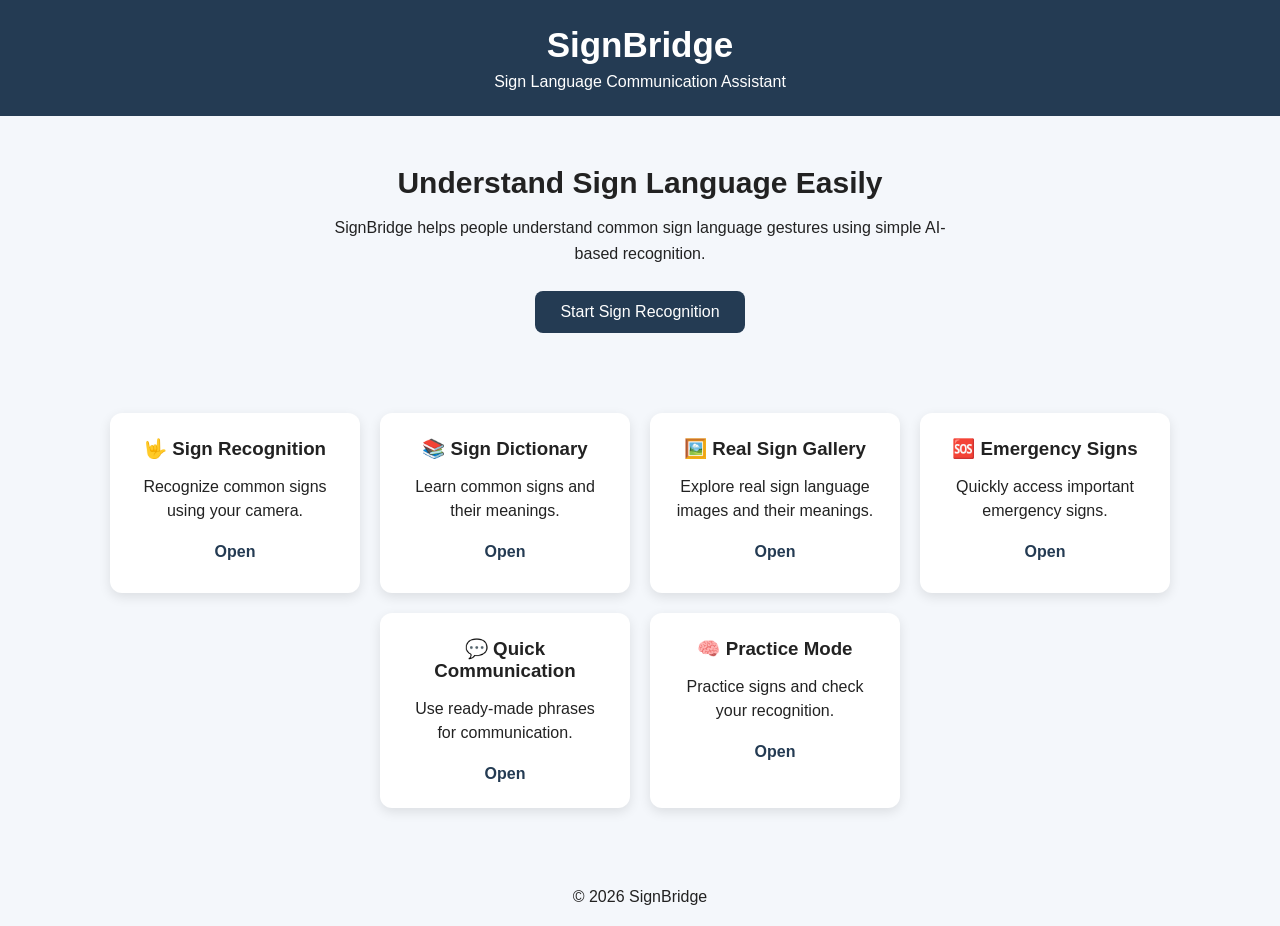
<file: frontend/index.html>
<!DOCTYPE html>
<html lang="en">
<head>
    <meta charset="UTF-8">
    <meta name="viewport" content="width=device-width, initial-scale=1.0">

    <title>SignBridge</title>

    <link rel="stylesheet" href="style.css">
</head>

<body>

    <header>
        <h1>SignBridge</h1>
        <p>Sign Language Communication Assistant</p>
    </header>

    <main>

        <section class="hero">
            <h2>Understand Sign Language Easily</h2>

            <p>
                SignBridge helps people understand common sign language
                gestures using simple AI-based recognition.
            </p>

            <a href="pages/sign-recognition.html">
                <button>Start Sign Recognition</button>
            </a>
        </section>


        <section class="features">

            <div class="card">
                <h3>🤟 Sign Recognition</h3>
                <p>Recognize common signs using your camera.</p>
                <a href="pages/sign-recognition.html">Open</a>
            </div>


            <div class="card">
                <h3>📚 Sign Dictionary</h3>
                <p>Learn common signs and their meanings.</p>
                <a href="pages/dictionary.html">Open</a>
            </div>
            
            <div class="card"> 
                <h3>🖼️ Real Sign Gallery</h3> 
                <p>Explore real sign language images and their meanings.</p> 
                <a href="pages/sign-gallery.html">Open</a> 
            </div>

            <div class="card">
                <h3>🆘 Emergency Signs</h3>
                <p>Quickly access important emergency signs.</p>
                <a href="pages/emergency.html">Open</a>
            </div>


            <div class="card">
                <h3>💬 Quick Communication</h3>
                <p>Use ready-made phrases for communication.</p>
                <a href="pages/communication.html">Open</a>
            </div>


            <div class="card">
                <h3>🧠 Practice Mode</h3>
                <p>Practice signs and check your recognition.</p>
                <a href="pages/practice.html">Open</a>
            </div>

        </section>

    </main>

    <footer>
        <p>© 2026 SignBridge</p>
    </footer>

    <script src="script.js"></script>

</body>
</html>
</file>
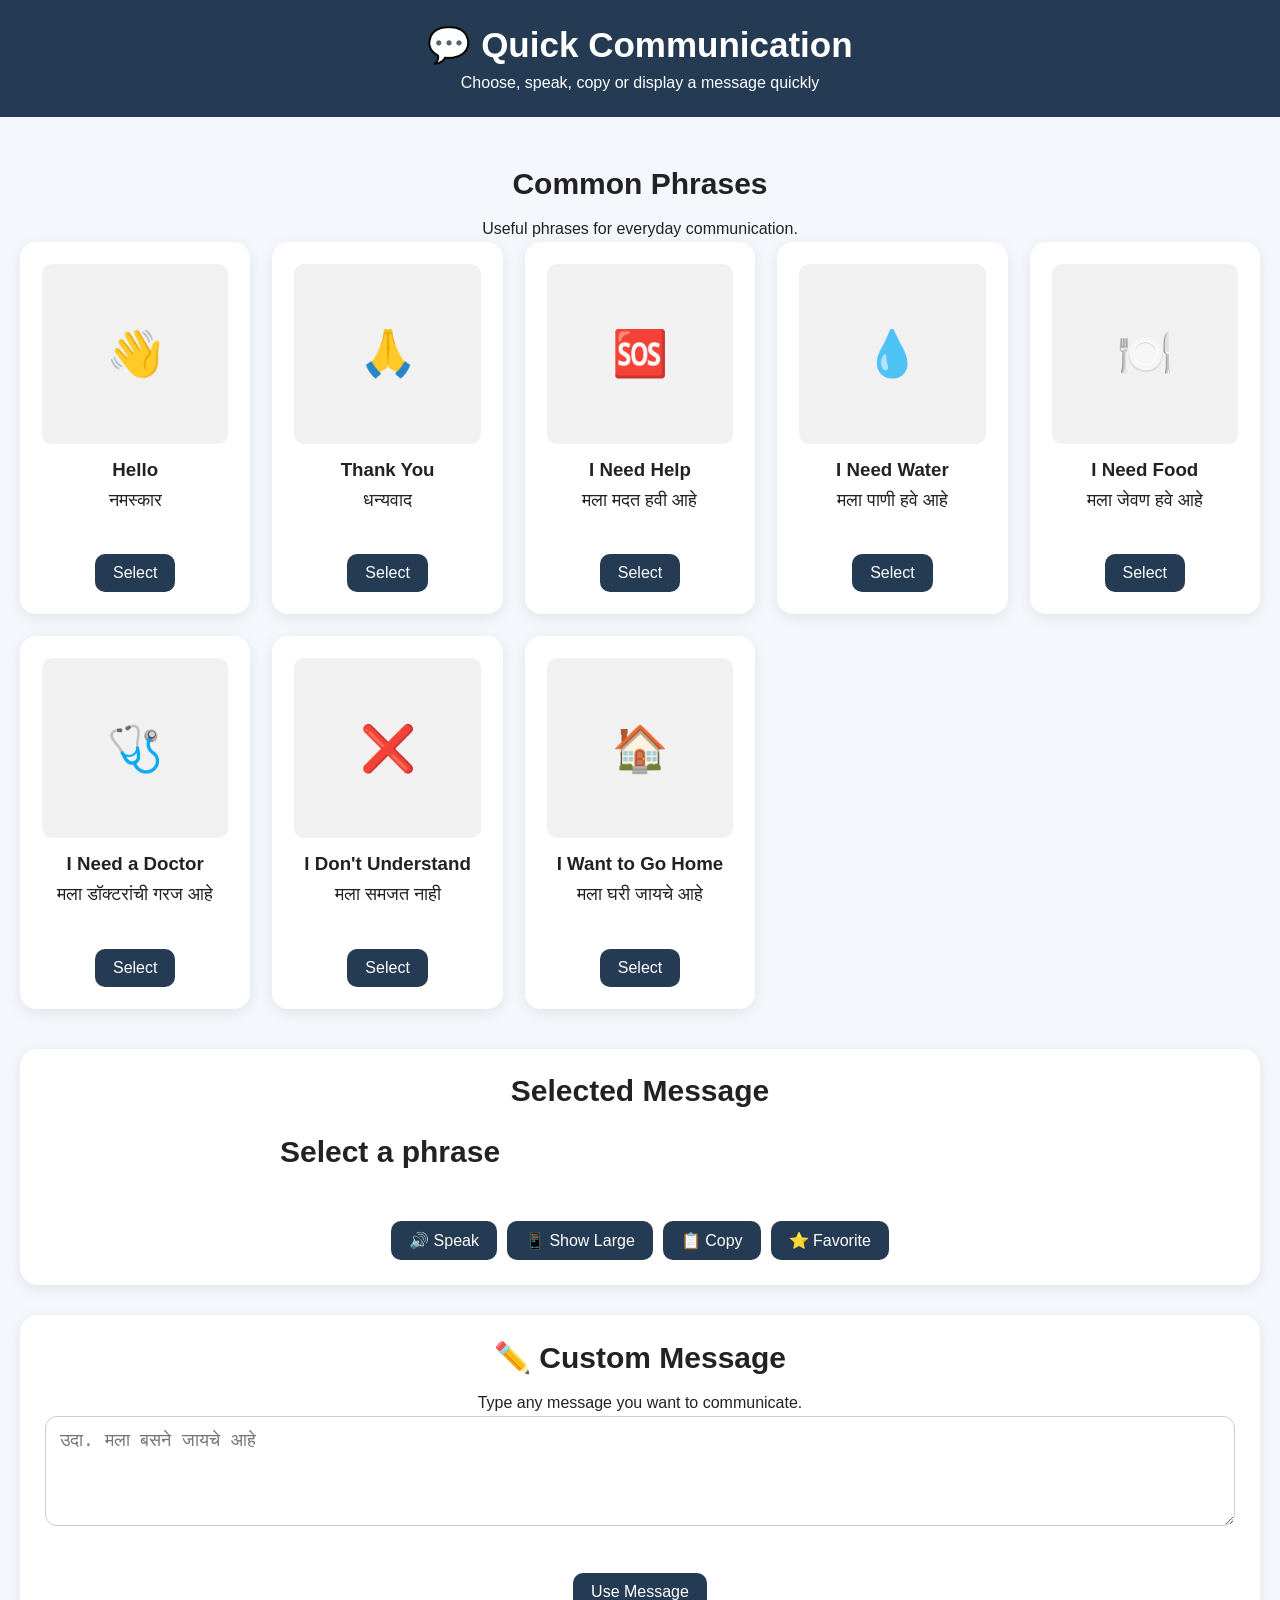
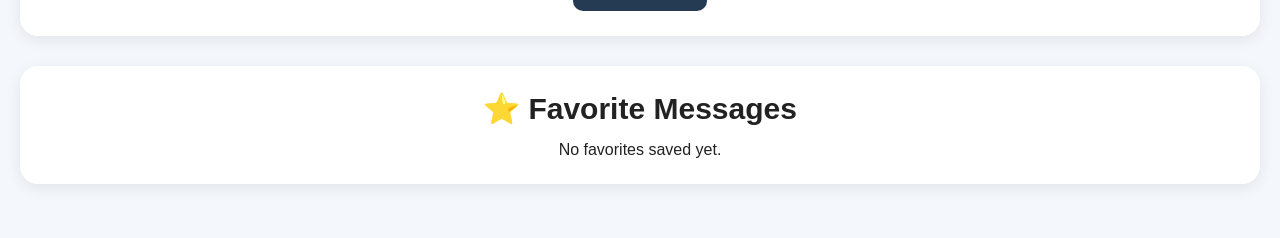
<file: frontend/pages/communication.html>
<!DOCTYPE html>
<html lang="en">

<head>
    <meta charset="UTF-8">
    <meta name="viewport" content="width=device-width, initial-scale=1.0">

    <title>Quick Communication - SignBridge</title>

    <link rel="stylesheet" href="../style.css">
</head>

<body>

    <header>
        <h1>💬 Quick Communication</h1>
        <p>Choose, speak, copy or display a message quickly</p>
    </header>


    <main>

        <section class="hero">

            <h2>Common Phrases</h2>

            <p>
                Useful phrases for everyday communication.
            </p>


            <div class="dictionary-grid">

                <div class="sign-card">
                    <div class="sign-image">👋</div>
                    <h3>Hello</h3>
                    <p class="marathi">नमस्कार</p>

                    <button class="practice-btn"
                        onclick="selectPhrase('नमस्कार')">
                        Select
                    </button>
                </div>


                <div class="sign-card">
                    <div class="sign-image">🙏</div>
                    <h3>Thank You</h3>
                    <p class="marathi">धन्यवाद</p>

                    <button class="practice-btn"
                        onclick="selectPhrase('धन्यवाद')">
                        Select
                    </button>
                </div>


                <div class="sign-card">
                    <div class="sign-image">🆘</div>
                    <h3>I Need Help</h3>
                    <p class="marathi">मला मदत हवी आहे</p>

                    <button class="practice-btn"
                        onclick="selectPhrase('मला मदत हवी आहे')">
                        Select
                    </button>
                </div>


                <div class="sign-card">
                    <div class="sign-image">💧</div>
                    <h3>I Need Water</h3>
                    <p class="marathi">मला पाणी हवे आहे</p>

                    <button class="practice-btn"
                        onclick="selectPhrase('मला पाणी हवे आहे')">
                        Select
                    </button>
                </div>


                <div class="sign-card">
                    <div class="sign-image">🍽️</div>
                    <h3>I Need Food</h3>
                    <p class="marathi">मला जेवण हवे आहे</p>

                    <button class="practice-btn"
                        onclick="selectPhrase('मला जेवण हवे आहे')">
                        Select
                    </button>
                </div>


                <div class="sign-card">
                    <div class="sign-image">🩺</div>
                    <h3>I Need a Doctor</h3>
                    <p class="marathi">मला डॉक्टरांची गरज आहे</p>

                    <button class="practice-btn"
                        onclick="selectPhrase('मला डॉक्टरांची गरज आहे')">
                        Select
                    </button>
                </div>


                <div class="sign-card">
                    <div class="sign-image">❌</div>
                    <h3>I Don't Understand</h3>
                    <p class="marathi">मला समजत नाही</p>

                    <button class="practice-btn"
                        onclick="selectPhrase('मला समजत नाही')">
                        Select
                    </button>
                </div>


                <div class="sign-card">
                    <div class="sign-image">🏠</div>
                    <h3>I Want to Go Home</h3>
                    <p class="marathi">मला घरी जायचे आहे</p>

                    <button class="practice-btn"
                        onclick="selectPhrase('मला घरी जायचे आहे')">
                        Select
                    </button>
                </div>

            </div>


            <!-- Selected phrase -->
            <div
                style="
                    margin-top: 40px;
                    padding: 25px;
                    background: white;
                    border-radius: 18px;
                    box-shadow: 0 4px 15px rgba(0,0,0,0.08);
                    text-align: center;
                "
            >

                <h2>Selected Message</h2>

                <p
                    id="selectedPhrase"
                    style="
                        font-size: 30px;
                        font-weight: bold;
                        margin: 20px;
                    "
                >
                    Select a phrase
                </p>


                <div
                    style="
                        display: flex;
                        justify-content: center;
                        gap: 10px;
                        flex-wrap: wrap;
                    "
                >

                    <button
                        class="practice-btn"
                        onclick="speakPhrase()">
                        🔊 Speak
                    </button>

                    <button
                        class="practice-btn"
                        onclick="showLarge()">
                        📱 Show Large
                    </button>

                    <button
                        class="practice-btn"
                        onclick="copyPhrase()">
                        📋 Copy
                    </button>

                    <button
                        class="practice-btn"
                        onclick="saveFavorite()">
                        ⭐ Favorite
                    </button>

                </div>

            </div>


            <!-- Custom message -->
            <div
                style="
                    margin-top: 30px;
                    padding: 25px;
                    background: white;
                    border-radius: 18px;
                    box-shadow: 0 4px 15px rgba(0,0,0,0.08);
                "
            >

                <h2>✏️ Custom Message</h2>

                <p>
                    Type any message you want to communicate.
                </p>

                <textarea
                    id="customMessage"
                    placeholder="उदा. मला बसने जायचे आहे"
                    rows="4"
                    style="
                        width: 100%;
                        padding: 14px;
                        box-sizing: border-box;
                        border-radius: 12px;
                        border: 1px solid #ccc;
                        font-size: 18px;
                        resize: vertical;
                    "
                ></textarea>

                <br><br>

                <button
                    class="practice-btn"
                    onclick="useCustomMessage()">
                    Use Message
                </button>

            </div>


            <!-- Favorites -->
            <div
                style="
                    margin-top: 30px;
                    padding: 25px;
                    background: white;
                    border-radius: 18px;
                    box-shadow: 0 4px 15px rgba(0,0,0,0.08);
                "
            >

                <h2>⭐ Favorite Messages</h2>

                <div id="favorites">
                    No favorites saved yet.
                </div>

            </div>

        </section>

    </main>


    <!-- Large message popup -->
    <div
        id="largeMessage"
        style="
            display: none;
            position: fixed;
            inset: 0;
            background: rgba(0,0,0,0.75);
            align-items: center;
            justify-content: center;
            z-index: 1000;
        "
    >

        <div
            style="
                background: white;
                padding: 40px;
                border-radius: 20px;
                width: 80%;
                max-width: 700px;
                text-align: center;
            "
        >

            <p
                id="largeText"
                style="
                    font-size: 42px;
                    font-weight: bold;
                    margin-bottom: 30px;
                "
            ></p>

            <button
                class="practice-btn"
                onclick="closeLarge()">
                ✕ Close
            </button>

        </div>

    </div>


    <script>

        let currentPhrase = "";


        function selectPhrase(phrase) {

            currentPhrase = phrase;

            document.getElementById("selectedPhrase")
                .textContent = phrase;

        }


        function speakPhrase() {

            if (!currentPhrase) {
                alert("Please select a phrase first.");
                return;
            }

            if (!("speechSynthesis" in window)) {
                alert("Text-to-speech is not supported in this browser.");
                return;
            }

            const speech =
                new SpeechSynthesisUtterance(currentPhrase);

            speech.lang = "mr-IN";
            speech.rate = 0.9;

            window.speechSynthesis.cancel();
            window.speechSynthesis.speak(speech);
        }


        function showLarge() {

            if (!currentPhrase) {
                alert("Please select a phrase first.");
                return;
            }

            document.getElementById("largeText")
                .textContent = currentPhrase;

            document.getElementById("largeMessage")
                .style.display = "flex";
        }


        function closeLarge() {

            document.getElementById("largeMessage")
                .style.display = "none";
        }


        async function copyPhrase() {

            if (!currentPhrase) {
                alert("Please select a phrase first.");
                return;
            }

            try {

                await navigator.clipboard.writeText(
                    currentPhrase
                );

                alert("Message copied!");

            } catch (error) {

                alert("Could not copy the message.");

            }
        }


        function saveFavorite() {

            if (!currentPhrase) {
                alert("Please select a phrase first.");
                return;
            }

            let favorites =
                JSON.parse(
                    localStorage.getItem("signbridgeFavorites")
                ) || [];

            if (!favorites.includes(currentPhrase)) {

                favorites.push(currentPhrase);

                localStorage.setItem(
                    "signbridgeFavorites",
                    JSON.stringify(favorites)
                );

            }

            displayFavorites();
        }


        function displayFavorites() {

            const container =
                document.getElementById("favorites");

            let favorites =
                JSON.parse(
                    localStorage.getItem("signbridgeFavorites")
                ) || [];

            if (favorites.length === 0) {

                container.textContent =
                    "No favorites saved yet.";

                return;
            }

            container.innerHTML = "";

            favorites.forEach((phrase, index) => {

                const row =
                    document.createElement("div");

                row.style.marginBottom = "12px";

                row.innerHTML =
                    `<button
                        class="practice-btn"
                        onclick="selectPhrase('${phrase.replace(/'/g, "\\'")}')">
                        ${phrase}
                    </button>`;

                container.appendChild(row);

            });

        }


        function useCustomMessage() {

            const message =
                document.getElementById("customMessage")
                .value
                .trim();

            if (!message) {
                alert("Please type a message.");
                return;
            }

            selectPhrase(message);
        }


        displayFavorites();

    </script>

</body>

</html>
</file>
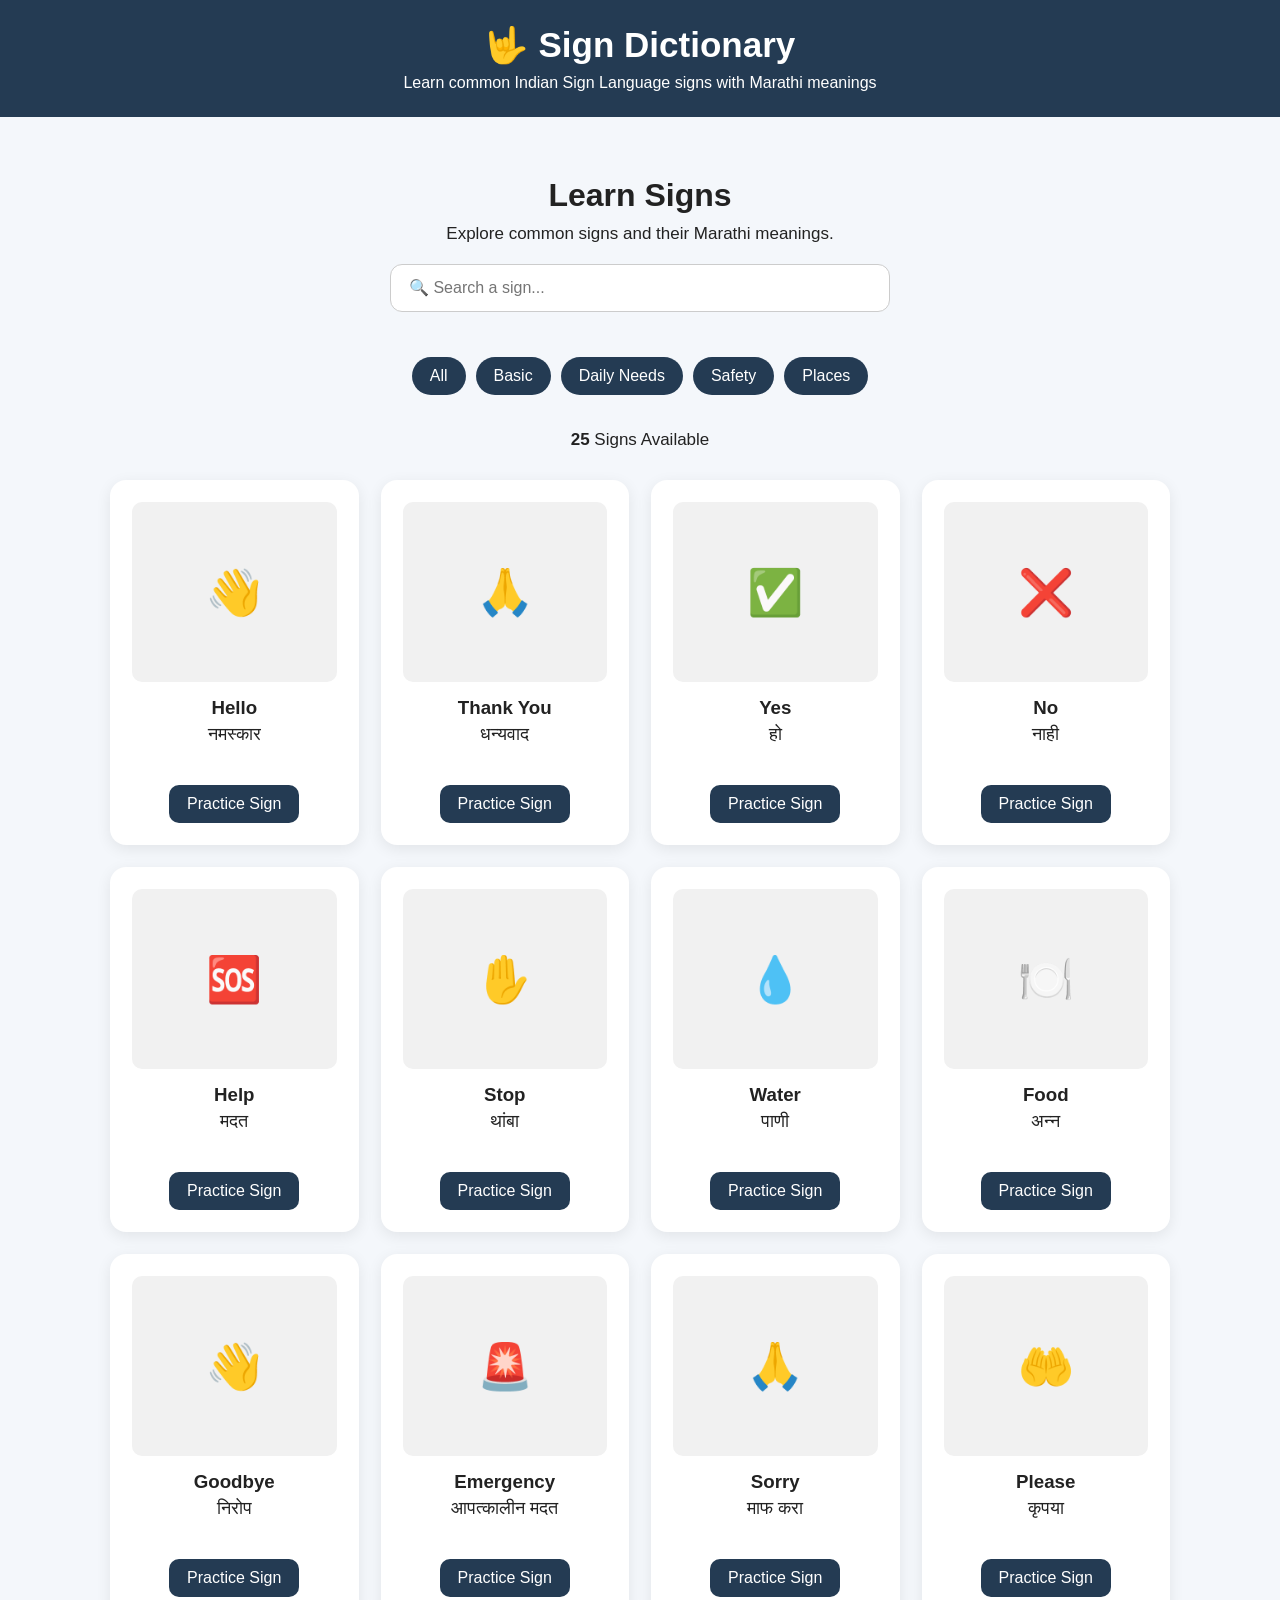
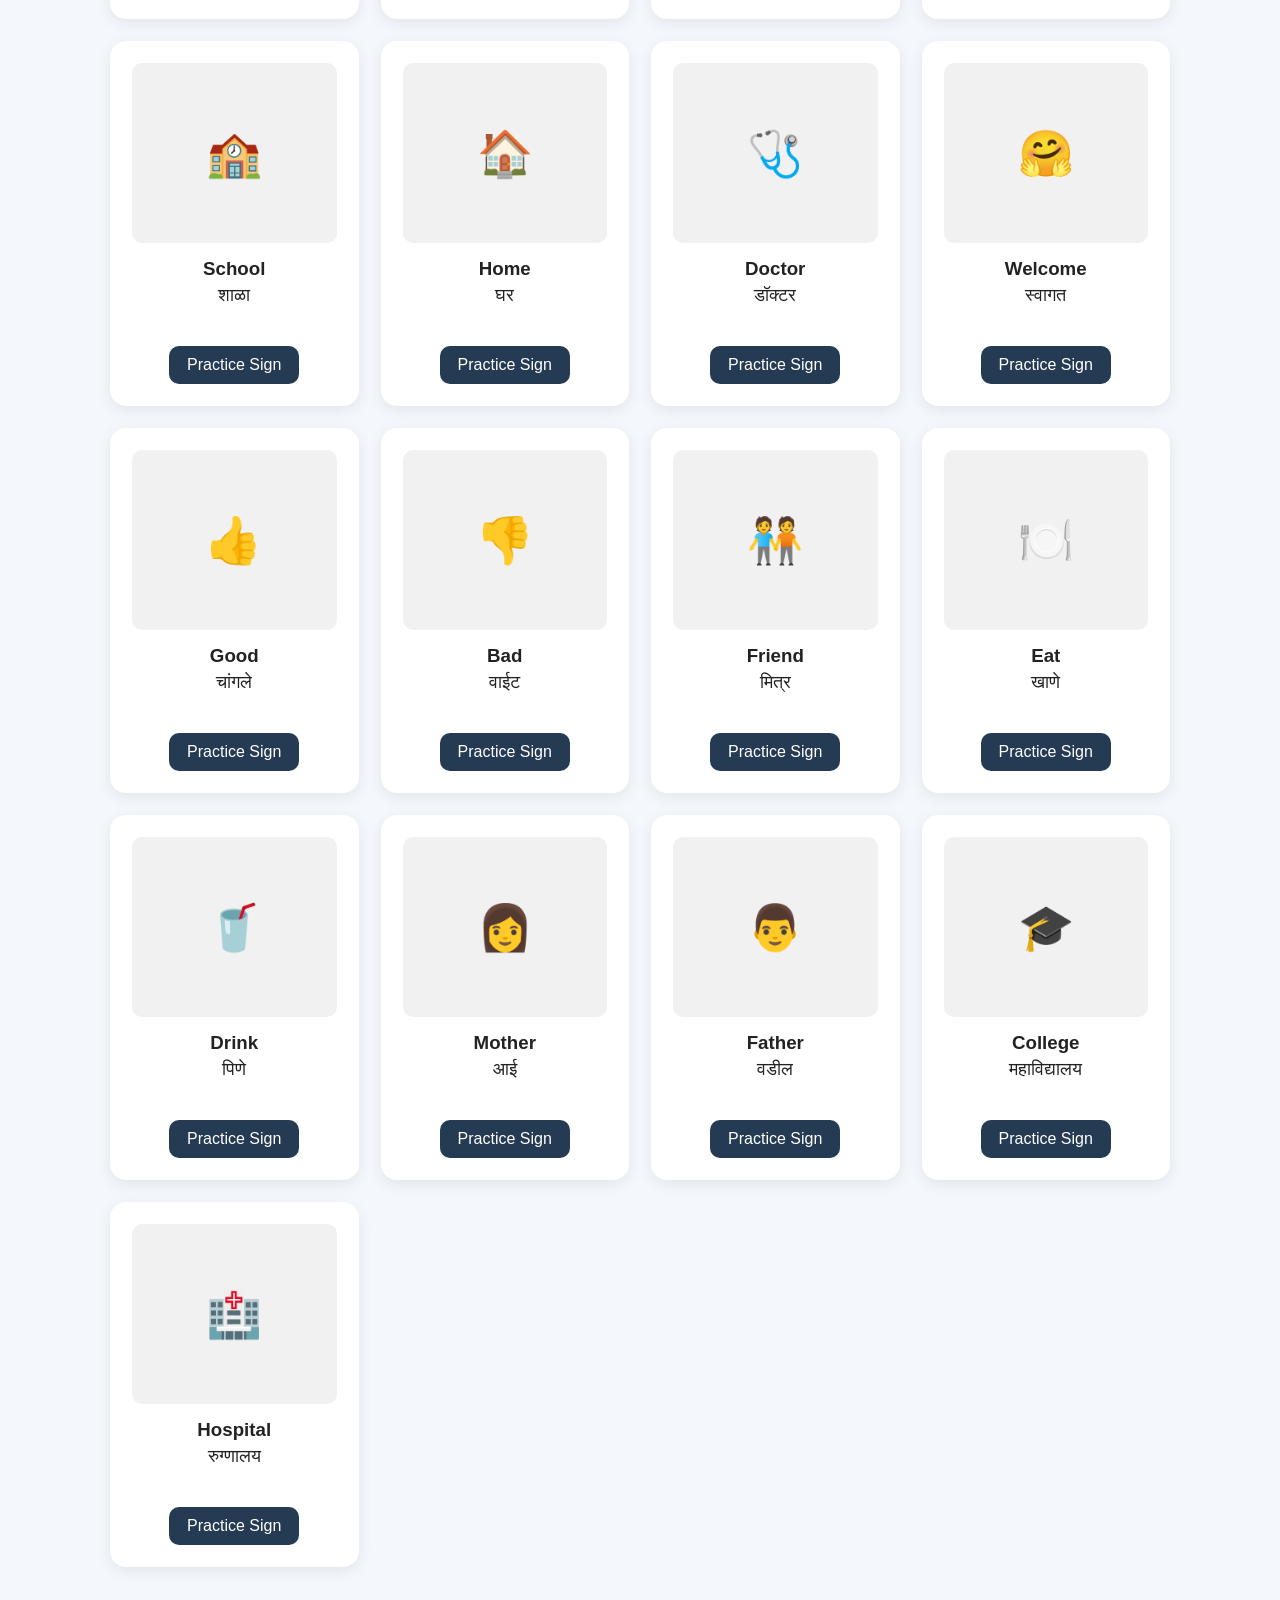
<file: frontend/pages/dictionary.html>
<!DOCTYPE html>
<html lang="en">

<head>
    <meta charset="UTF-8">
    <meta name="viewport" content="width=device-width, initial-scale=1.0">

    <title>Sign Dictionary - SignBridge</title>

    <link rel="stylesheet" href="../style.css">
</head>

<body>

    <header>
        <h1>🤟 Sign Dictionary</h1>
        <p>Learn common Indian Sign Language signs with Marathi meanings</p>
    </header>

    <main>

        <div class="dictionary-container">

            <div class="dictionary-header">
                <h2>Learn Signs</h2>

                <p>
                    Explore common signs and their Marathi meanings.
                </p>

                <input
                    type="text"
                    id="searchInput"
                    class="search-box"
                    placeholder="🔍 Search a sign..."
                    onkeyup="searchSigns()"
                >

                <div class="category-buttons">

                    <button onclick="filterSigns('all')">
                        All
                    </button>

                    <button onclick="filterSigns('basic')">
                        Basic
                    </button>

                    <button onclick="filterSigns('daily')">
                        Daily Needs
                    </button>

                    <button onclick="filterSigns('safety')">
                        Safety
                    </button>

                    <button onclick="filterSigns('places')">
                        Places
                    </button>

                </div>

                <p>
                    <strong id="signCount">25</strong>
                    Signs Available
                </p>

            </div>


            <div class="dictionary-grid" id="dictionaryGrid">

                <!-- Hello -->
                <div class="sign-card" data-category="basic">
                    <div class="sign-image">👋</div>

                    <h3>Hello</h3>

                    <p class="marathi">
                        नमस्कार
                    </p>

                    <button
                        class="practice-btn"
                        onclick="practiceSign('Hello')">
                        Practice Sign
                    </button>
                </div>


                <!-- Thank You -->
                <div class="sign-card" data-category="basic">
                    <div class="sign-image">🙏</div>

                    <h3>Thank You</h3>

                    <p class="marathi">
                        धन्यवाद
                    </p>

                    <button
                        class="practice-btn"
                        onclick="practiceSign('Thank You')">
                        Practice Sign
                    </button>
                </div>


                <!-- Yes -->
                <div class="sign-card" data-category="basic">
                    <div class="sign-image">✅</div>

                    <h3>Yes</h3>

                    <p class="marathi">
                        हो
                    </p>

                    <button
                        class="practice-btn"
                        onclick="practiceSign('Yes')">
                        Practice Sign
                    </button>
                </div>


                <!-- No -->
                <div class="sign-card" data-category="basic">
                    <div class="sign-image">❌</div>

                    <h3>No</h3>

                    <p class="marathi">
                        नाही
                    </p>

                    <button
                        class="practice-btn"
                        onclick="practiceSign('No')">
                        Practice Sign
                    </button>
                </div>


                <!-- Help -->
                <div class="sign-card" data-category="safety">
                    <div class="sign-image">🆘</div>

                    <h3>Help</h3>

                    <p class="marathi">
                        मदत
                    </p>

                    <button
                        class="practice-btn"
                        onclick="practiceSign('Help')">
                        Practice Sign
                    </button>
                </div>


                <!-- Stop -->
                <div class="sign-card" data-category="safety">
                    <div class="sign-image">✋</div>

                    <h3>Stop</h3>

                    <p class="marathi">
                        थांबा
                    </p>

                    <button
                        class="practice-btn"
                        onclick="practiceSign('Stop')">
                        Practice Sign
                    </button>
                </div>


                <!-- Water -->
                <div class="sign-card" data-category="daily">
                    <div class="sign-image">💧</div>

                    <h3>Water</h3>

                    <p class="marathi">
                        पाणी
                    </p>

                    <button
                        class="practice-btn"
                        onclick="practiceSign('Water')">
                        Practice Sign
                    </button>
                </div>


                <!-- Food -->
                <div class="sign-card" data-category="daily">
                    <div class="sign-image">🍽️</div>

                    <h3>Food</h3>

                    <p class="marathi">
                        अन्न
                    </p>

                    <button
                        class="practice-btn"
                        onclick="practiceSign('Food')">
                        Practice Sign
                    </button>
                </div>


                <!-- Goodbye -->
                <div class="sign-card" data-category="basic">
                    <div class="sign-image">👋</div>

                    <h3>Goodbye</h3>

                    <p class="marathi">
                        निरोप
                    </p>

                    <button
                        class="practice-btn"
                        onclick="practiceSign('Goodbye')">
                        Practice Sign
                    </button>
                </div>


                <!-- Emergency -->
                <div class="sign-card" data-category="safety">
                    <div class="sign-image">🚨</div>

                    <h3>Emergency</h3>

                    <p class="marathi">
                        आपत्कालीन मदत
                    </p>

                    <button
                        class="practice-btn"
                        onclick="practiceSign('Emergency')">
                        Practice Sign
                    </button>
                </div>


                <!-- Sorry -->
                <div class="sign-card" data-category="basic">
                    <div class="sign-image">🙏</div>

                    <h3>Sorry</h3>

                    <p class="marathi">
                        माफ करा
                    </p>

                    <button
                        class="practice-btn"
                        onclick="practiceSign('Sorry')">
                        Practice Sign
                    </button>
                </div>


                <!-- Please -->
                <div class="sign-card" data-category="basic">
                    <div class="sign-image">🤲</div>

                    <h3>Please</h3>

                    <p class="marathi">
                        कृपया
                    </p>

                    <button
                        class="practice-btn"
                        onclick="practiceSign('Please')">
                        Practice Sign
                    </button>
                </div>


                <!-- School -->
                <div class="sign-card" data-category="places">
                    <div class="sign-image">🏫</div>

                    <h3>School</h3>

                    <p class="marathi">
                        शाळा
                    </p>

                    <button
                        class="practice-btn"
                        onclick="practiceSign('School')">
                        Practice Sign
                    </button>
                </div>


                <!-- Home -->
                <div class="sign-card" data-category="places">
                    <div class="sign-image">🏠</div>

                    <h3>Home</h3>

                    <p class="marathi">
                        घर
                    </p>

                    <button
                        class="practice-btn"
                        onclick="practiceSign('Home')">
                        Practice Sign
                    </button>
                </div>


                <!-- Doctor -->
                <div class="sign-card" data-category="daily">
                    <div class="sign-image">🩺</div>

                    <h3>Doctor</h3>

                    <p class="marathi">
                        डॉक्टर
                    </p>

                    <button
                        class="practice-btn"
                        onclick="practiceSign('Doctor')">
                        Practice Sign
                    </button>
                </div>
                
<!-- Welcome -->
<div class="sign-card" data-category="basic">
    <div class="sign-image">🤗</div>
    <h3>Welcome</h3>
    <p class="marathi">स्वागत</p>
    <button class="practice-btn" onclick="practiceSign('Welcome')">Practice Sign</button>
</div>

<!-- Good -->
<div class="sign-card" data-category="basic">
    <div class="sign-image">👍</div>
    <h3>Good</h3>
    <p class="marathi">चांगले</p>
    <button class="practice-btn" onclick="practiceSign('Good')">Practice Sign</button>
</div>

<!-- Bad -->
<div class="sign-card" data-category="basic">
    <div class="sign-image">👎</div>
    <h3>Bad</h3>
    <p class="marathi">वाईट</p>
    <button class="practice-btn" onclick="practiceSign('Bad')">Practice Sign</button>
</div>

<!-- Friend -->
<div class="sign-card" data-category="basic">
    <div class="sign-image">🧑‍🤝‍🧑</div>
    <h3>Friend</h3>
    <p class="marathi">मित्र</p>
    <button class="practice-btn" onclick="practiceSign('Friend')">Practice Sign</button>
</div>

<!-- Eat -->
<div class="sign-card" data-category="daily">
    <div class="sign-image">🍽️</div>
    <h3>Eat</h3>
    <p class="marathi">खाणे</p>
    <button class="practice-btn" onclick="practiceSign('Eat')">Practice Sign</button>
</div>

<!-- Drink -->
<div class="sign-card" data-category="daily">
    <div class="sign-image">🥤</div>
    <h3>Drink</h3>
    <p class="marathi">पिणे</p>
    <button class="practice-btn" onclick="practiceSign('Drink')">Practice Sign</button>
</div>

<!-- Mother -->
<div class="sign-card" data-category="daily">
    <div class="sign-image">👩</div>
    <h3>Mother</h3>
    <p class="marathi">आई</p>
    <button class="practice-btn" onclick="practiceSign('Mother')">Practice Sign</button>
</div>

<!-- Father -->
<div class="sign-card" data-category="daily">
    <div class="sign-image">👨</div>
    <h3>Father</h3>
    <p class="marathi">वडील</p>
    <button class="practice-btn" onclick="practiceSign('Father')">Practice Sign</button>
</div>

<!-- College -->
<div class="sign-card" data-category="places">
    <div class="sign-image">🎓</div>
    <h3>College</h3>
    <p class="marathi">महाविद्यालय</p>
    <button class="practice-btn" onclick="practiceSign('College')">Practice Sign</button>
</div>

<!-- Hospital -->
<div class="sign-card" data-category="places">
    <div class="sign-image">🏥</div>
    <h3>Hospital</h3>
    <p class="marathi">रुग्णालय</p>
    <button class="practice-btn" onclick="practiceSign('Hospital')">Practice Sign</button>
</div>

            </div>

        </div>

    </main>


    
<script>
    let selectedCategory = "all";

    function updateSigns() {
        const searchText = document
            .getElementById("searchInput")
            .value.toLowerCase().trim();

        const cards = document.querySelectorAll(".sign-card");
        let visibleCount = 0;

        cards.forEach(card => {
            const text = card.innerText.toLowerCase();
            const matchesSearch = text.includes(searchText);
            const matchesCategory =
                selectedCategory === "all" ||
                card.dataset.category === selectedCategory;

            if (matchesSearch && matchesCategory) {
                card.style.display = "";
                visibleCount++;
            } else {
                card.style.display = "none";
            }
        });

        document.getElementById("signCount").textContent =
            visibleCount;
    }

    function searchSigns() {
        updateSigns();
    }

    function filterSigns(category) {
        selectedCategory = category;
        updateSigns();
    }

    function practiceSign(signName) {
        window.location.href =
            "practice.html?sign=" + encodeURIComponent(signName);
    }
</script>

</body>

</html>
</file>
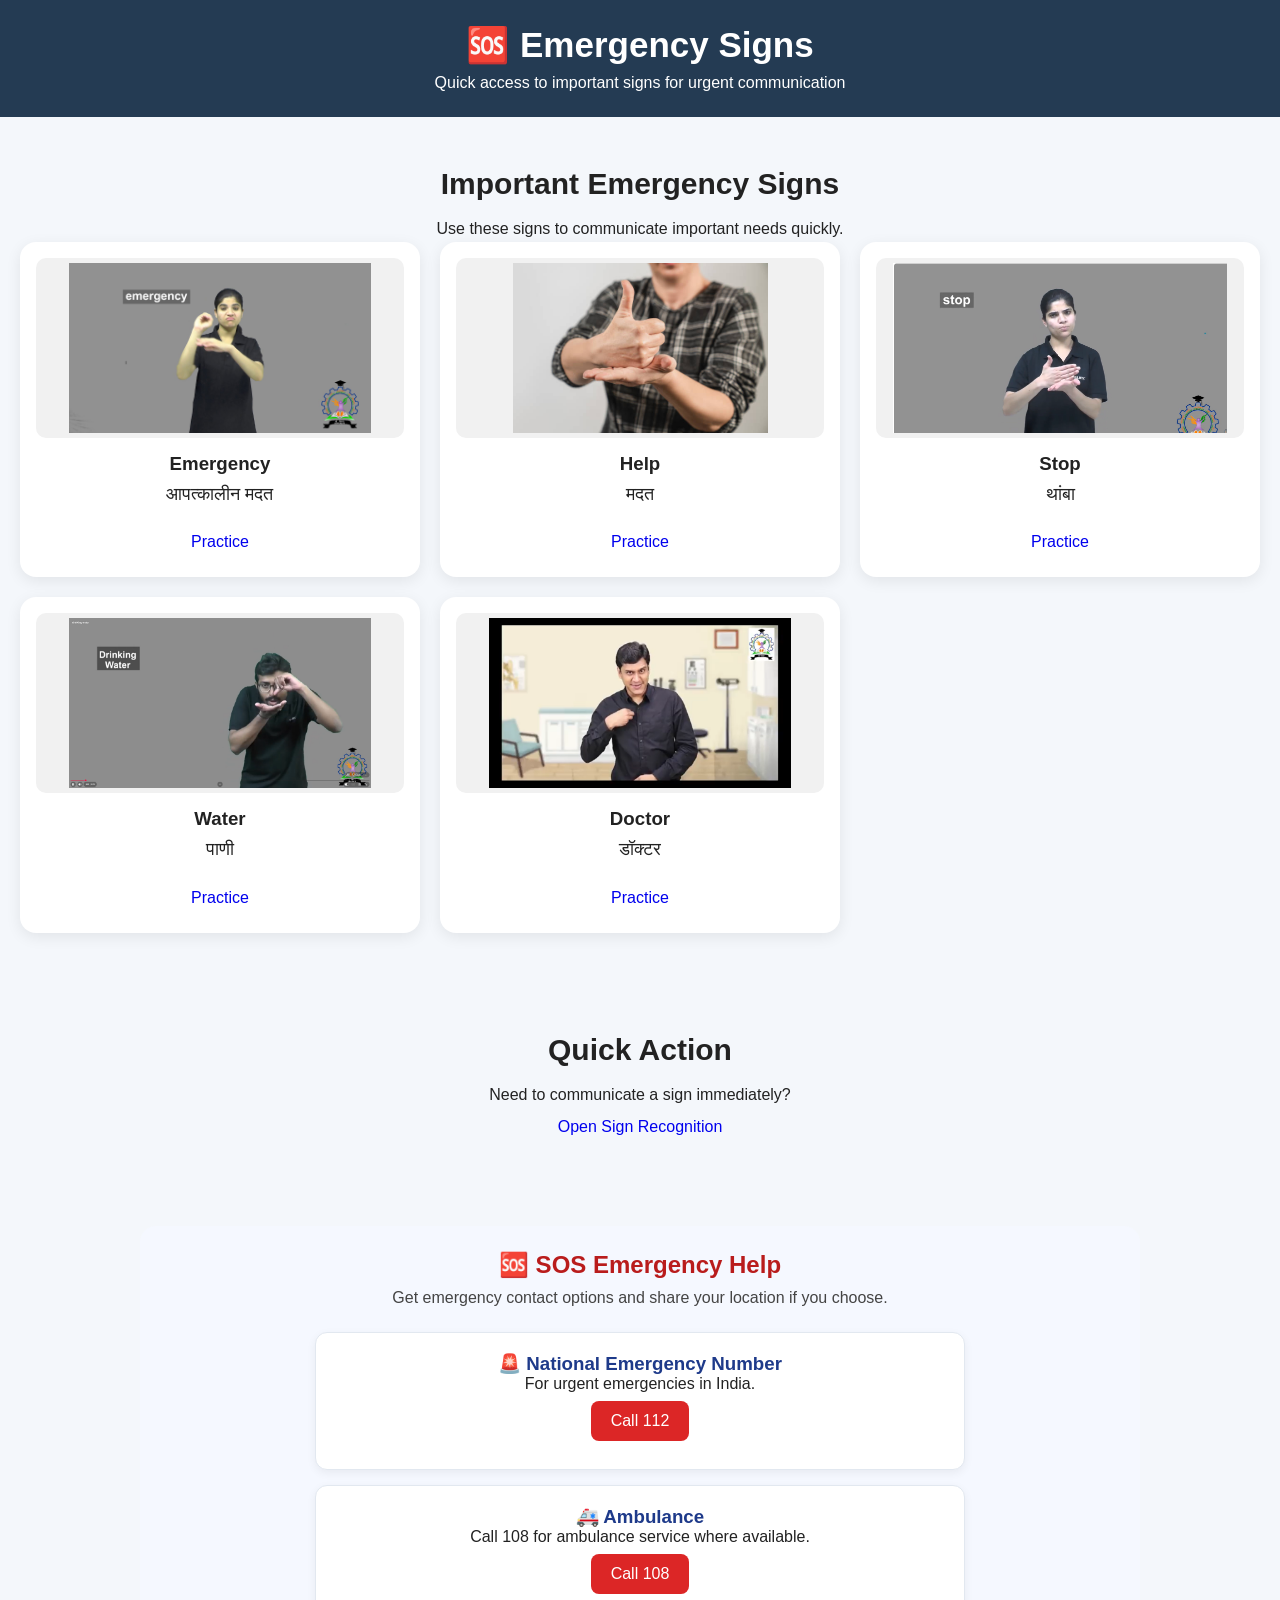
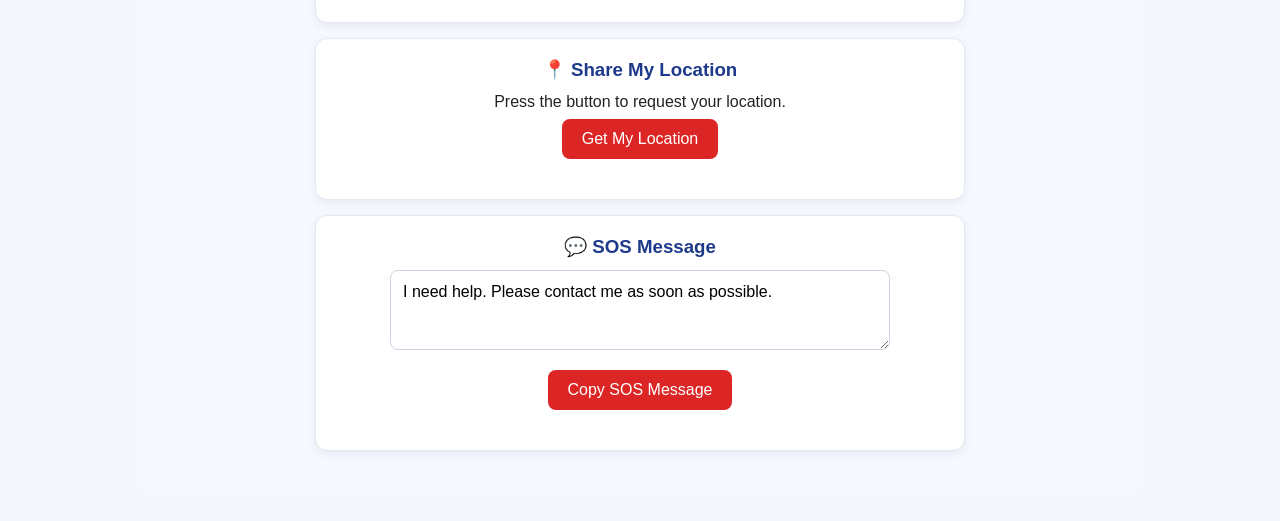
<file: frontend/pages/emergency.html>
<!DOCTYPE html>
<html lang="en">

<head>
    <meta charset="UTF-8">
    <meta name="viewport" content="width=device-width, initial-scale=1.0">

    <title>Emergency Signs - SignBridge</title>

    <link rel="stylesheet" href="../style.css">
</head>

<body>

    <header>
        <h1>🆘 Emergency Signs</h1>
        <p>Quick access to important signs for urgent communication</p>
    </header>

    <main>

        <section class="hero">

            <h2>Important Emergency Signs</h2>

            <p>
                Use these signs to communicate important needs quickly.
            </p>

            <div class="dictionary-grid">

                <div class="sign-card">
                    <div class="sign-image">
    <img src="../assets/signs/emergency.jpg" alt="Emergency sign">
</div>

                    <h3>Emergency</h3>

                    <p class="marathi">
                        आपत्कालीन मदत
                    </p>

                    <a
                        href="sign-recognition.html"
                        class="practice-btn">
                        Practice
                    </a>
                </div>


                <div class="sign-card">
                    <div class="sign-image">
    <img src="../assets/signs/help.jpg" alt="Help sign">
</div>

                    <h3>Help</h3>

                    <p class="marathi">
                        मदत
                    </p>

                    <a
                        href="sign-recognition.html"
                        class="practice-btn">
                        Practice
                    </a>
                </div>


                <div class="sign-card">
                    <div class="sign-image">
    <img src="../assets/signs/stop.jpg" alt="Stop sign">
</div>

                    <h3>Stop</h3>

                    <p class="marathi">
                        थांबा
                    </p>

                    <a
                        href="sign-recognition.html"
                        class="practice-btn">
                        Practice
                    </a>
                </div>


                <div class="sign-card">
                    <div class="sign-image">
    <img src="../assets/signs/water.jpg" alt="Water sign">
</div>

                    <h3>Water</h3>

                    <p class="marathi">
                        पाणी
                    </p>

                    <a
                        href="sign-recognition.html"
                        class="practice-btn">
                        Practice
                    </a>
                </div>


                <div class="sign-card">
                    <div class="sign-image">
    <img src="../assets/signs/doctor.jpg" alt="Doctor sign">
</div>
                    <h3>Doctor</h3>

                    <p class="marathi">
                        डॉक्टर
                    </p>

                    <a
                        href="sign-recognition.html"
                        class="practice-btn">
                        Practice
                    </a>
                </div>

            </div>

        </section>


        <section class="hero">

            <h2>Quick Action</h2>

            <p>
                Need to communicate a sign immediately?
            </p>

            <a
                href="sign-recognition.html"
                class="practice-btn">
                Open Sign Recognition
            </a>

        </section>
            <section class="sos-section">
            <h2>🆘 SOS Emergency Help</h2>
            <p>Get emergency contact options and share your location if you choose.</p>

            <div class="sos-card">
                <h3>🚨 National Emergency Number</h3>
                <p>For urgent emergencies in India.</p>
                <a href="tel:112" class="sos-button">Call 112</a>
            </div>

            <div class="sos-card">
                <h3>🚑 Ambulance</h3>
                <p>Call 108 for ambulance service where available.</p>
                <a href="tel:108" class="sos-button">Call 108</a>
            </div>

            <div class="sos-card">
                <h3>📍 Share My Location</h3>
                <p id="locationStatus">Press the button to request your location.</p>
                <button type="button" class="sos-button" onclick="getMyLocation()">Get My Location</button>
                <p id="locationLink"></p>
            </div>

            <div class="sos-card">
                <h3>💬 SOS Message</h3>
                <textarea id="sosMessage" rows="3">I need help. Please contact me as soon as possible.</textarea>
                <button type="button" class="sos-button" onclick="copySOSMessage()">Copy SOS Message</button>
                <p id="messageStatus" aria-live="polite"></p>
            </div>
        </section>
  </main>
    <script>
function getMyLocation() {
    const status = document.getElementById("locationStatus");
    const link = document.getElementById("locationLink");

    link.replaceChildren();

    if (!navigator.geolocation) {
        status.textContent = "Location is not supported by this browser.";
        return;
    }

    status.textContent = "Requesting location permission...";

    navigator.geolocation.getCurrentPosition(
        function(position) {
            const lat = position.coords.latitude;
            const lon = position.coords.longitude;

            const mapURL =
                "https://www.google.com/maps?q=" + lat + "," + lon;

            status.textContent =
                "Location obtained. Share it only with someone you trust.";

            const mapLink = document.createElement("a");
            mapLink.href = mapURL;
            mapLink.target = "_blank";
            mapLink.rel = "noopener noreferrer";
            mapLink.textContent = "Open my location on the map";

            link.appendChild(mapLink);
        },
        function() {
            status.textContent =
                "Unable to get location. Check permission and try again.";
        },
        { enableHighAccuracy: true, timeout: 10000 }
    );
}

async function copySOSMessage() {
    const message = document.getElementById("sosMessage").value;
    const status = document.getElementById("messageStatus");

    try {
        await navigator.clipboard.writeText(message);
        status.textContent = "SOS message copied. You can now share it.";
    } catch (error) {
        status.textContent =
            "Copy unavailable. Please select and copy the message manually.";
    }
}
</script>
</body>

</html>
</file>
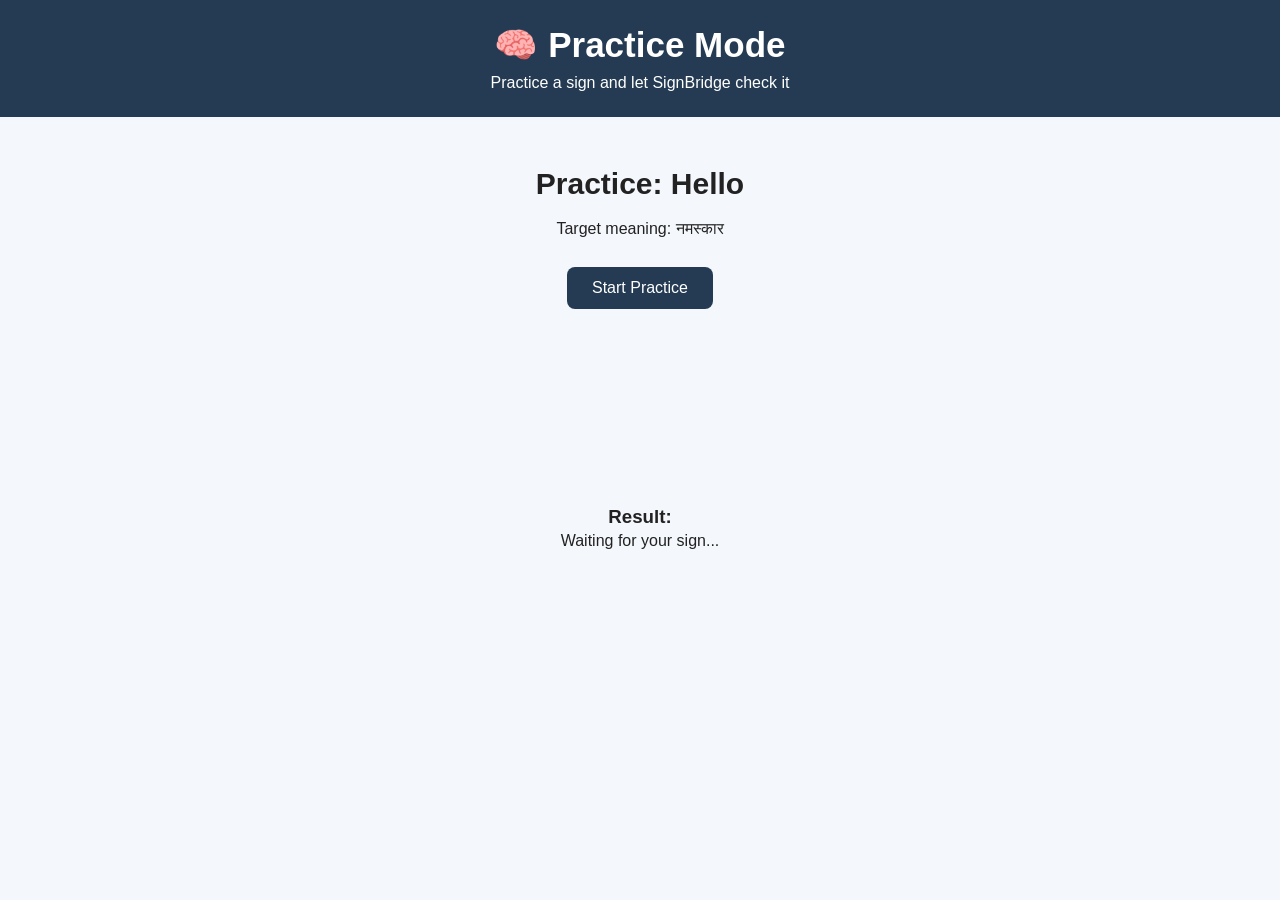
<file: frontend/pages/practice.html>
<!DOCTYPE html>
<html lang="en">

<head>
    <meta charset="UTF-8">

    <meta name="viewport"
        content="width=device-width, initial-scale=1.0">

    <title>Practice Mode - SignBridge</title>

    <link rel="stylesheet" href="../style.css">
</head>

<body>

    <header>
        <h1>🧠 Practice Mode</h1>
        <p>Practice a sign and let SignBridge check it</p>
    </header>

    <main>

        <section class="hero">

            <h2 id="targetSign">
                Practice Sign
            </h2>

            <p id="targetMeaning">
                Perform the selected sign in front of the camera.
            </p>

            <button onclick="startPracticeCamera()">
                Start Practice
            </button>

            <br><br>

            <video
                id="practiceCamera"
                width="350"
                autoplay
                playsinline>
            </video>

            <h3>Result:</h3>

            <p id="practiceResult">
                Waiting for your sign...
            </p>

        </section>

    </main>

    <script src="../practice.js"></script>

</body>

</html>
</file>
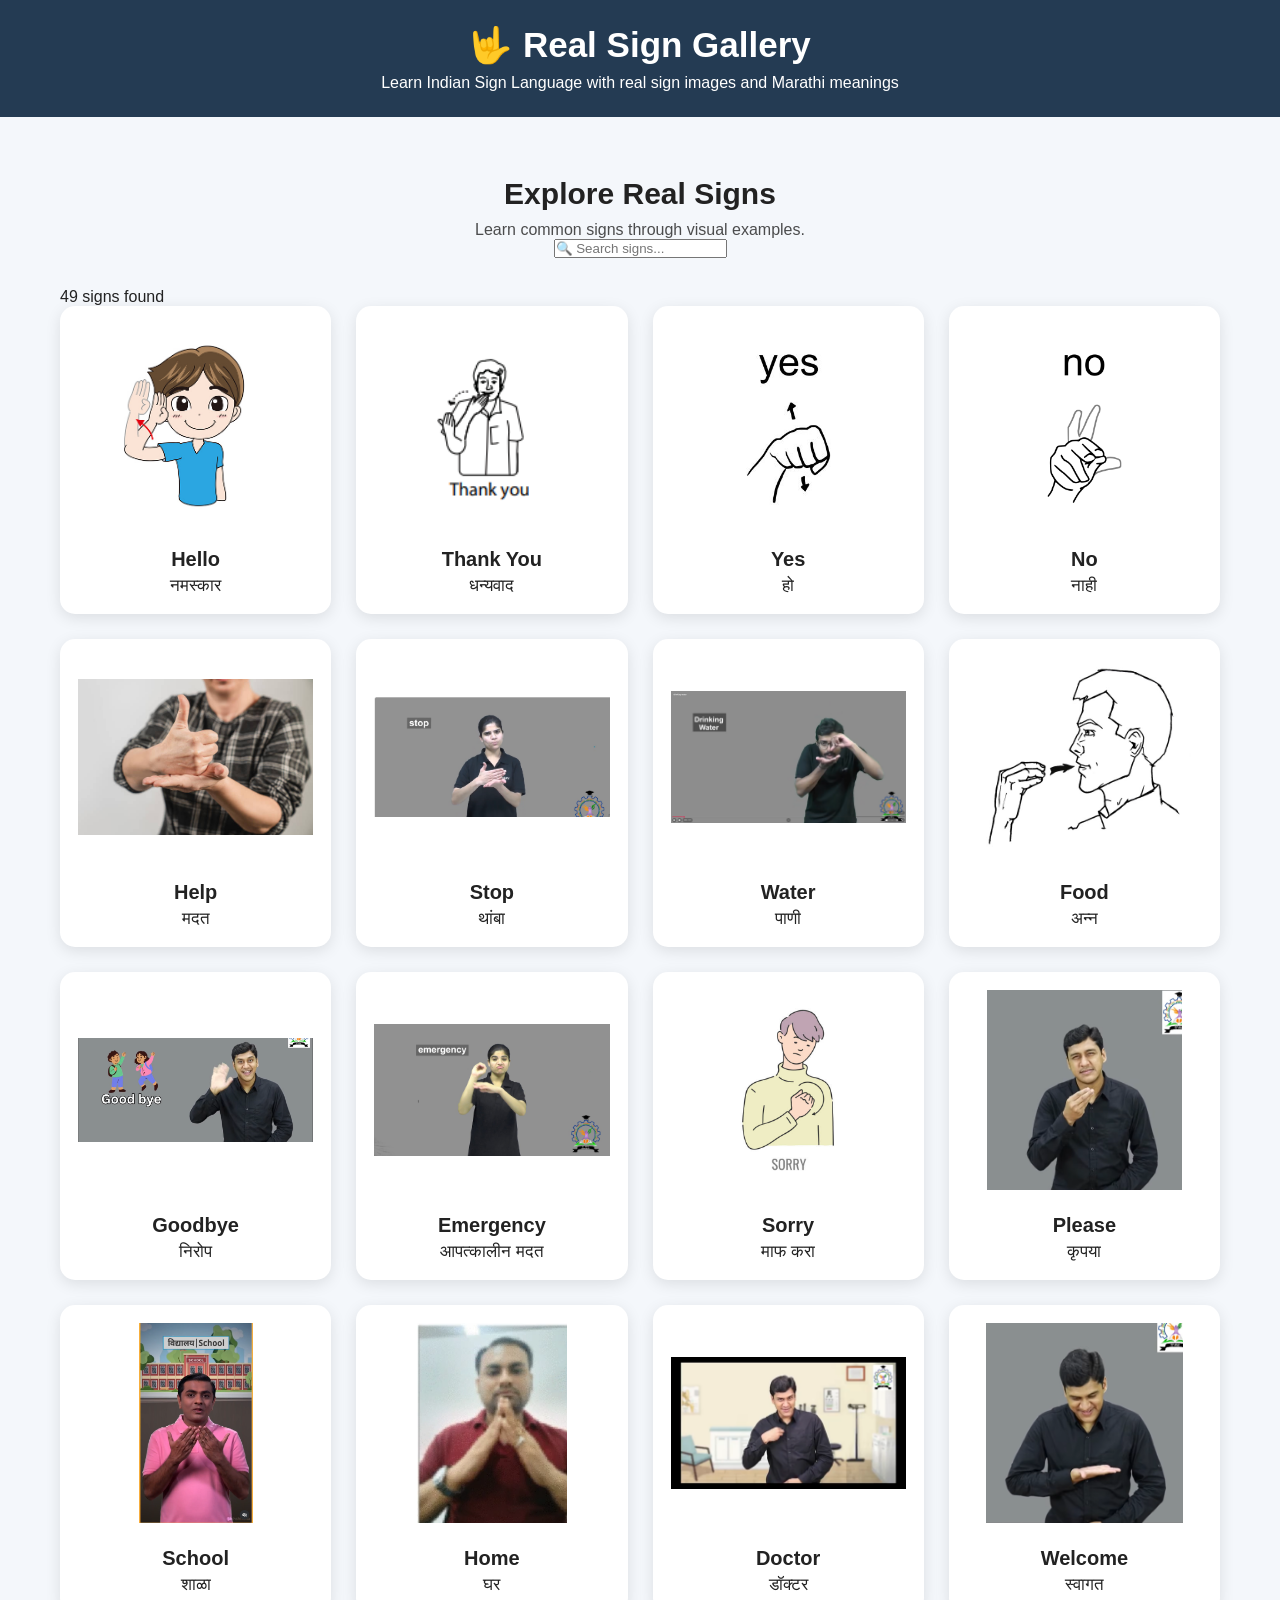
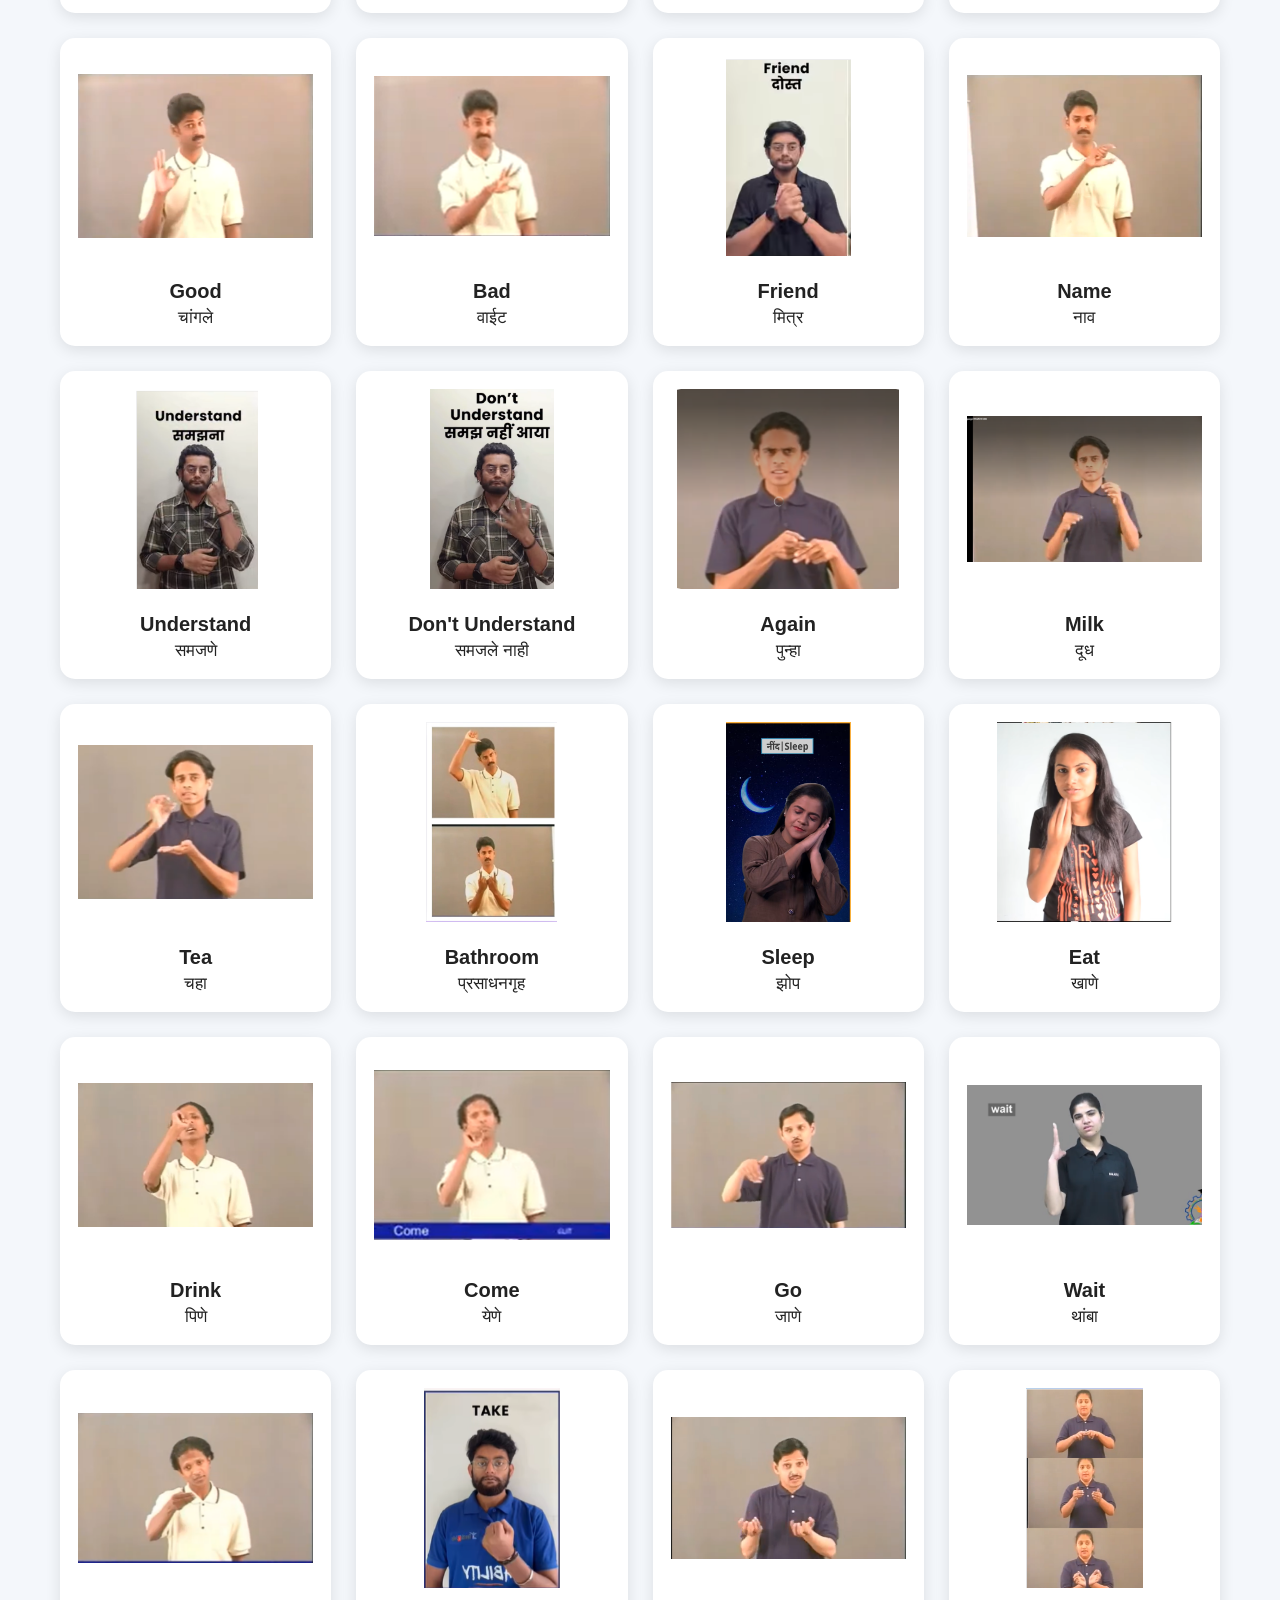
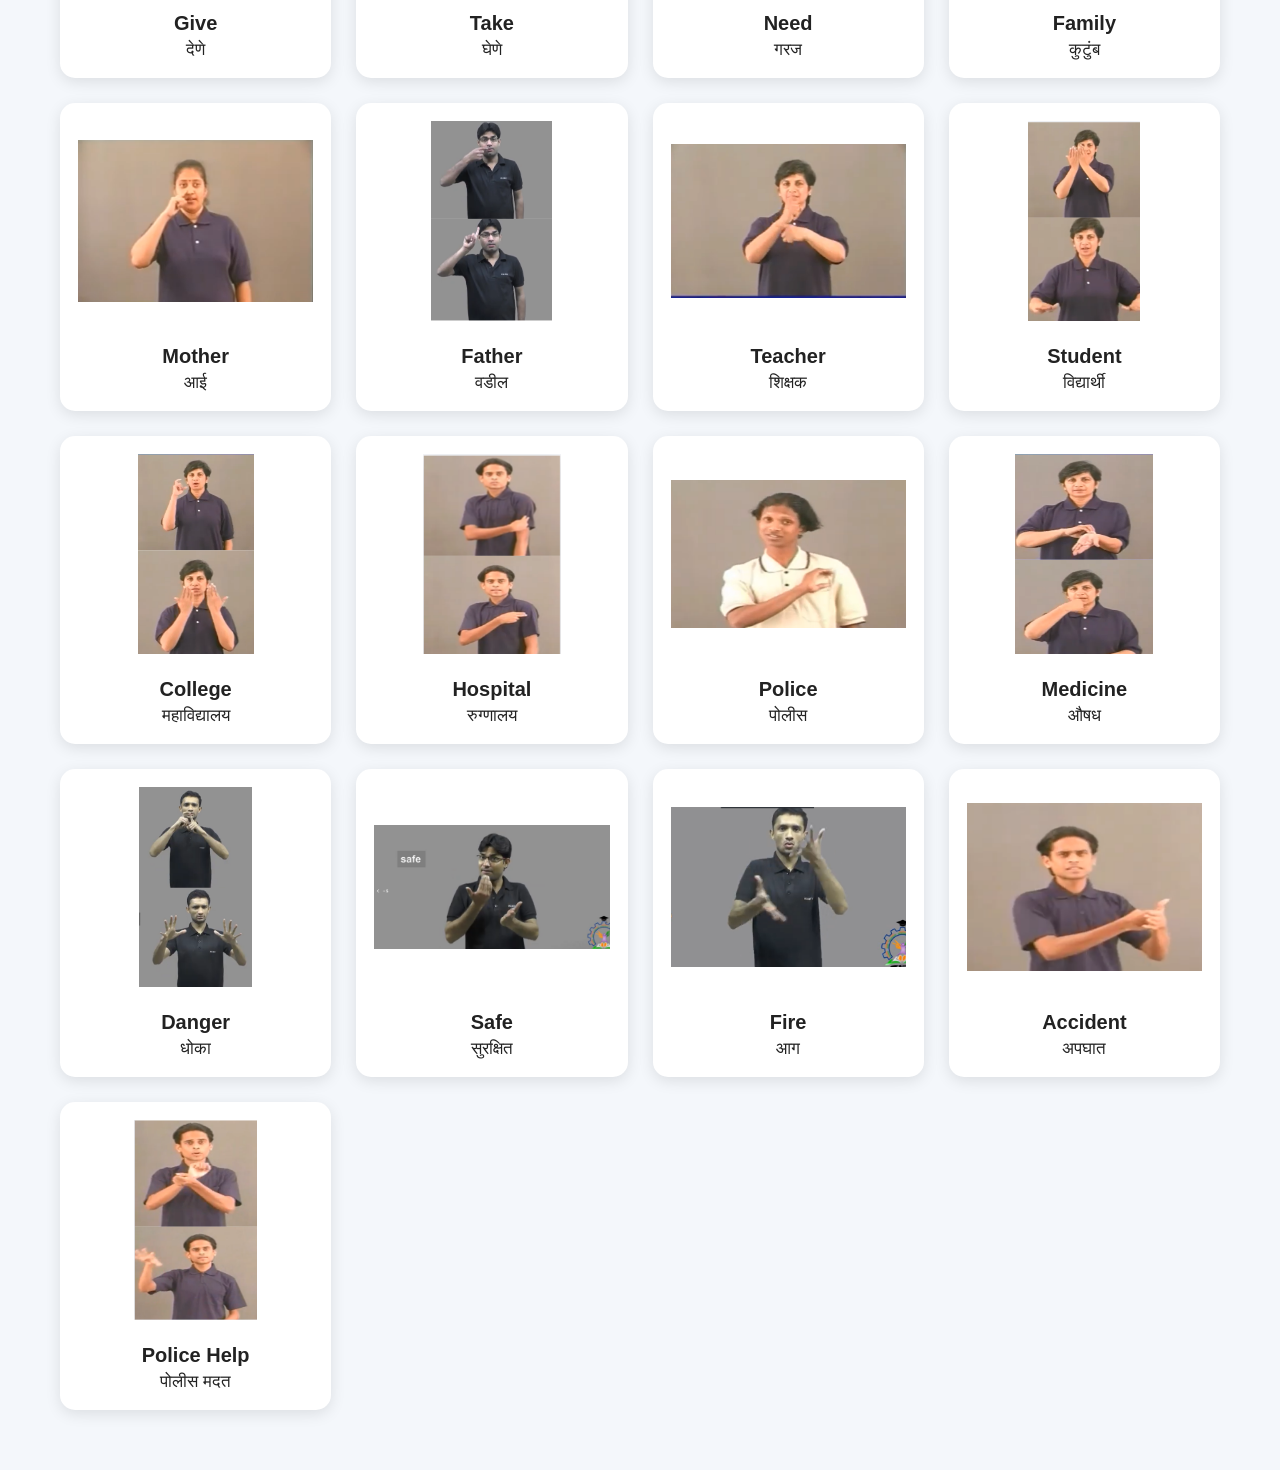
<file: frontend/pages/sign-gallery.html>
<!DOCTYPE html>
<html lang="en">

<head>
    <meta charset="UTF-8">
    <meta name="viewport" content="width=device-width, initial-scale=1.0">

    <title>Real Sign Gallery - SignBridge</title>

    <link rel="stylesheet" href="../style.css">
</head>

<body>

    <header>
        <h1>🤟 Real Sign Gallery</h1>
        <p>Learn Indian Sign Language with real sign images and Marathi meanings</p>
    </header>

    <main>

        <section class="gallery-container">

            <div class="gallery-header">
                <h2>Explore Real Signs</h2>
                <p>Learn common signs through visual examples.</p>

                <!-- Search Bar -->
                <div class="gallery-search">
                    <input
                        type="text"
                        id="gallerySearch"
                        placeholder="🔍 Search signs..."
                        onkeyup="searchGallery()"
                    >
                </div>
            </div>

            <!-- Result Counter -->
            <p id="resultCount" class="result-count">49 signs found</p>

            <!-- Sign Gallery -->
            <div class="real-sign-grid" id="signGallery">

                <!-- Hello -->
                <div class="real-sign-card">
                    <img src="../assets/signs/hello.jpg"
                         alt="Indian Sign Language sign for Hello">

                    <h3>Hello</h3>
                    <p class="marathi">नमस्कार</p>
                </div>


                <!-- Thank You -->
                <div class="real-sign-card">
                    <img src="../assets/signs/thankyou.jpg"
                         alt="Indian Sign Language sign for Thank You">

                    <h3>Thank You</h3>
                    <p class="marathi">धन्यवाद</p>
                </div>


                <!-- Yes -->
                <div class="real-sign-card">
                    <img src="../assets/signs/yes.jpg"
                         alt="Indian Sign Language sign for Yes">

                    <h3>Yes</h3>
                    <p class="marathi">हो</p>
                </div>


                <!-- No -->
                <div class="real-sign-card">
                    <img src="../assets/signs/no.jpg"
                         alt="Indian Sign Language sign for No">

                    <h3>No</h3>
                    <p class="marathi">नाही</p>
                </div>

                <!-- Help -->
                <div class="real-sign-card">
                    <img src="../assets/signs/help.jpg"
                        alt="Indian Sign Language sign for Help">

                    <h3>Help</h3>
                    <p class="marathi">मदत</p>
                </div>


                <!-- Stop -->
                <div class="real-sign-card">
                    <img src="../assets/signs/stop.jpg"
                        alt="Indian Sign Language sign for Stop">

                    <h3>Stop</h3>
                    <p class="marathi">थांबा</p>
                </div>


                <!-- Water -->
                <div class="real-sign-card">
                    <img src="../assets/signs/water.jpg"
                        alt="Indian Sign Language sign for Water">

                    <h3>Water</h3>
                    <p class="marathi">पाणी</p>
                </div>


                <!-- Food -->
                <div class="real-sign-card">
                    <img src="../assets/signs/food.jpg"
                        alt="Indian Sign Language sign for Food">

                    <h3>Food</h3>
                    <p class="marathi">अन्न</p>
                </div>


                <!-- Goodbye -->
                <div class="real-sign-card">
                    <img src="../assets/signs/goodbye.jpg"
                        alt="Indian Sign Language sign for Goodbye">

                    <h3>Goodbye</h3>
                    <p class="marathi">निरोप</p>
                </div>


                <!-- Emergency -->
                <div class="real-sign-card">
                    <img src="../assets/signs/emergency.jpg"
                        alt="Indian Sign Language sign for Emergency">

                    <h3>Emergency</h3>
                    <p class="marathi">आपत्कालीन मदत</p>
                </div>


                <!-- Sorry -->
                <div class="real-sign-card">
                    <img src="../assets/signs/sorry.jpg"
                        alt="Indian Sign Language sign for Sorry">

                    <h3>Sorry</h3>
                    <p class="marathi">माफ करा</p>
                </div>


                <!-- Please -->
                <div class="real-sign-card">
                    <img src="../assets/signs/please.jpg"
                        alt="Indian Sign Language sign for Please">

                    <h3>Please</h3>
                    <p class="marathi">कृपया</p>
                </div>


                <!-- School -->
                <div class="real-sign-card">
                    <img src="../assets/signs/school.jpg"
                        alt="Indian Sign Language sign for School">

                    <h3>School</h3>
                    <p class="marathi">शाळा</p>
                </div>


                <!-- Home -->
                <div class="real-sign-card">
                    <img src="../assets/signs/home.jpg"
                        alt="Indian Sign Language sign for Home">

                    <h3>Home</h3>
                    <p class="marathi">घर</p>
                </div>


                <!-- Doctor -->
                <div class="real-sign-card">
                    <img src="../assets/signs/doctor.jpg"
                        alt="Indian Sign Language sign for Doctor">

                    <h3>Doctor</h3>
                    <p class="marathi">डॉक्टर</p>
                </div>
                <!-- Welcome -->
                <div class="real-sign-card">
                    <img src="../assets/signs/welcome.jpg" alt="Indian Sign Language sign for Welcome">
                    <h3>Welcome</h3>
                    <p class="marathi">स्वागत</p>
                </div>

                <!-- Good -->
                <div class="real-sign-card">
                    <img src="../assets/signs/good.jpg" alt="Indian Sign Language sign for Good">
                    <h3>Good</h3>
                    <p class="marathi">चांगले</p>
                </div>

                <!-- Bad -->
                <div class="real-sign-card">
                    <img src="../assets/signs/bad.jpg" alt="Indian Sign Language sign for Bad">
                    <h3>Bad</h3>
                    <p class="marathi">वाईट</p>
                </div>

                <!-- Friend -->
                <div class="real-sign-card">
                    <img src="../assets/signs/friend.jpg" alt="Indian Sign Language sign for Friend">
                    <h3>Friend</h3>
                    <p class="marathi">मित्र</p>
                </div>

                <!-- Name -->
                <div class="real-sign-card">
                    <img src="../assets/signs/name.jpg" alt="Indian Sign Language sign for Name">
                    <h3>Name</h3>
                    <p class="marathi">नाव</p>
                </div>

                <!-- Understand -->
                <div class="real-sign-card">
                    <img src="../assets/signs/understand.jpg" alt="Indian Sign Language sign for Understand">
                    <h3>Understand</h3>
                    <p class="marathi">समजणे</p>
                </div>

                <!-- Don't Understand -->
                <div class="real-sign-card">
                    <img src="../assets/signs/dont-understand.jpg" alt="Indian Sign Language sign for Don't Understand">
                    <h3>Don't Understand</h3>
                    <p class="marathi">समजले नाही</p>
                </div>

                <!-- Again -->
                <div class="real-sign-card">
                    <img src="../assets/signs/again.jpg" alt="Indian Sign Language sign for Again">
                    <h3>Again</h3>
                    <p class="marathi">पुन्हा</p>
                </div>

<!-- Milk -->
<div class="real-sign-card">
    <img src="../assets/signs/milk.jpg" alt="Indian Sign Language sign for Milk">
    <h3>Milk</h3>
    <p class="marathi">दूध</p>
</div>

<!-- Tea -->
<div class="real-sign-card">
    <img src="../assets/signs/tea.jpg" alt="Indian Sign Language sign for Tea">
    <h3>Tea</h3>
    <p class="marathi">चहा</p>
</div>

<!-- Bathroom -->
<div class="real-sign-card">
    <img src="../assets/signs/bathroom.jpg" alt="Indian Sign Language sign for Bathroom">
    <h3>Bathroom</h3>
    <p class="marathi">प्रसाधनगृह</p>
</div>

<!-- Sleep -->
<div class="real-sign-card">
    <img src="../assets/signs/sleep.jpg" alt="Indian Sign Language sign for Sleep">
    <h3>Sleep</h3>
    <p class="marathi">झोप</p>
</div>

<!-- Eat -->
<div class="real-sign-card">
    <img src="../assets/signs/eat.jpg" alt="Indian Sign Language sign for Eat">
    <h3>Eat</h3>
    <p class="marathi">खाणे</p>
</div>

<!-- Drink -->
<div class="real-sign-card">
    <img src="../assets/signs/drink.jpg" alt="Indian Sign Language sign for Drink">
    <h3>Drink</h3>
    <p class="marathi">पिणे</p>
</div>

<!-- Come -->
<div class="real-sign-card">
    <img src="../assets/signs/come.jpg" alt="Indian Sign Language sign for Come">
    <h3>Come</h3>
    <p class="marathi">येणे</p>
</div>

<!-- Go -->
<div class="real-sign-card">
    <img src="../assets/signs/go.jpg" alt="Indian Sign Language sign for Go">
    <h3>Go</h3>
    <p class="marathi">जाणे</p>
</div>

<!-- Wait -->
<div class="real-sign-card">
    <img src="../assets/signs/wait.jpg" alt="Indian Sign Language sign for Wait" loading="lazy">
    <h3>Wait</h3>
    <p class="marathi">थांबा</p>
</div>

<!-- Give -->
<div class="real-sign-card">
    <img src="../assets/signs/give.jpg" alt="Indian Sign Language sign for Give" loading="lazy">
    <h3>Give</h3>
    <p class="marathi">देणे</p>
</div>

<!-- Take -->
<div class="real-sign-card">
    <img src="../assets/signs/take.jpg" alt="Indian Sign Language sign for Take" loading="lazy">
    <h3>Take</h3>
    <p class="marathi">घेणे</p>
</div>

<!-- Need -->
<div class="real-sign-card">
    <img src="../assets/signs/need.jpg" alt="Indian Sign Language sign for Need" loading="lazy">
    <h3>Need</h3>
    <p class="marathi">गरज</p>
</div>

<!-- Family -->
<div class="real-sign-card">
    <img src="../assets/signs/family.jpg" alt="Indian Sign Language sign for Family" loading="lazy">
    <h3>Family</h3>
    <p class="marathi">कुटुंब</p>
</div>

<!-- Mother -->
<div class="real-sign-card">
    <img src="../assets/signs/mother.jpg" alt="Indian Sign Language sign for Mother" loading="lazy">
    <h3>Mother</h3>
    <p class="marathi">आई</p>
</div>

<!-- Father -->
<div class="real-sign-card">
    <img src="../assets/signs/father.jpg" alt="Indian Sign Language sign for Father" loading="lazy">
    <h3>Father</h3>
    <p class="marathi">वडील</p>
</div>

<!-- Teacher -->
<div class="real-sign-card">
    <img src="../assets/signs/teacher.jpg" alt="Indian Sign Language sign for Teacher" loading="lazy">
    <h3>Teacher</h3>
    <p class="marathi">शिक्षक</p>
</div>

<!-- Student -->
<div class="real-sign-card">
    <img src="../assets/signs/student.jpg" alt="Indian Sign Language sign for Student" loading="lazy">
    <h3>Student</h3>
    <p class="marathi">विद्यार्थी</p>
</div>

<!-- College -->
<div class="real-sign-card">
    <img src="../assets/signs/college.jpg" alt="Indian Sign Language sign for College" loading="lazy">
    <h3>College</h3>
    <p class="marathi">महाविद्यालय</p>
</div>

<!-- Hospital -->
<div class="real-sign-card">
    <img src="../assets/signs/hospital.jpg" alt="Indian Sign Language sign for Hospital" loading="lazy">
    <h3>Hospital</h3>
    <p class="marathi">रुग्णालय</p>
</div>

<!-- Police -->
<div class="real-sign-card">
    <img src="../assets/signs/police.jpg" alt="Indian Sign Language sign for Police" loading="lazy">
    <h3>Police</h3>
    <p class="marathi">पोलीस</p>
</div>

<!-- Medicine -->
<div class="real-sign-card">
    <img src="../assets/signs/medicine.jpg" alt="Indian Sign Language sign for Medicine" loading="lazy">
    <h3>Medicine</h3>
    <p class="marathi">औषध</p>
</div>

<!-- Danger -->
<div class="real-sign-card">
    <img src="../assets/signs/danger.jpg" alt="Indian Sign Language sign for Danger" loading="lazy">
    <h3>Danger</h3>
    <p class="marathi">धोका</p>
</div>

<!-- Safe -->
<div class="real-sign-card">
    <img src="../assets/signs/safe.jpg" alt="Indian Sign Language sign for Safe" loading="lazy">
    <h3>Safe</h3>
    <p class="marathi">सुरक्षित</p>
</div>

<!-- Fire -->
<div class="real-sign-card">
    <img src="../assets/signs/fire.jpg" alt="Indian Sign Language sign for Fire" loading="lazy">
    <h3>Fire</h3>
    <p class="marathi">आग</p>
</div>

<!-- Accident -->
<div class="real-sign-card">
    <img src="../assets/signs/accident.jpg" alt="Indian Sign Language sign for Accident" loading="lazy">
    <h3>Accident</h3>
    <p class="marathi">अपघात</p>
</div>

<!-- Police Help -->
<div class="real-sign-card">
    <img src="../assets/signs/police-help.jpg" alt="Indian Sign Language sign for Police Help" loading="lazy">
    <h3>Police Help</h3>
    <p class="marathi">पोलीस मदत</p>
</div>

 
            </div>

        </section>

    </main>


    <!-- Search Function -->
    <script>

        function searchGallery() {

            let input = document.getElementById("gallerySearch");

            let filter = input.value.toLowerCase().trim();

            let cards = document.querySelectorAll(".real-sign-card");

            let count = 0;


            cards.forEach(function(card) {

                let text = card.innerText.toLowerCase();


                if (text.includes(filter)) {

                    card.style.display = "";

                    count++;

                } else {

                    card.style.display = "none";

                }

            });


            document.getElementById("resultCount").innerText =
                count + (count === 1 ? " sign found" : " signs found");

        }

    </script>

</body>

</html>
</file>
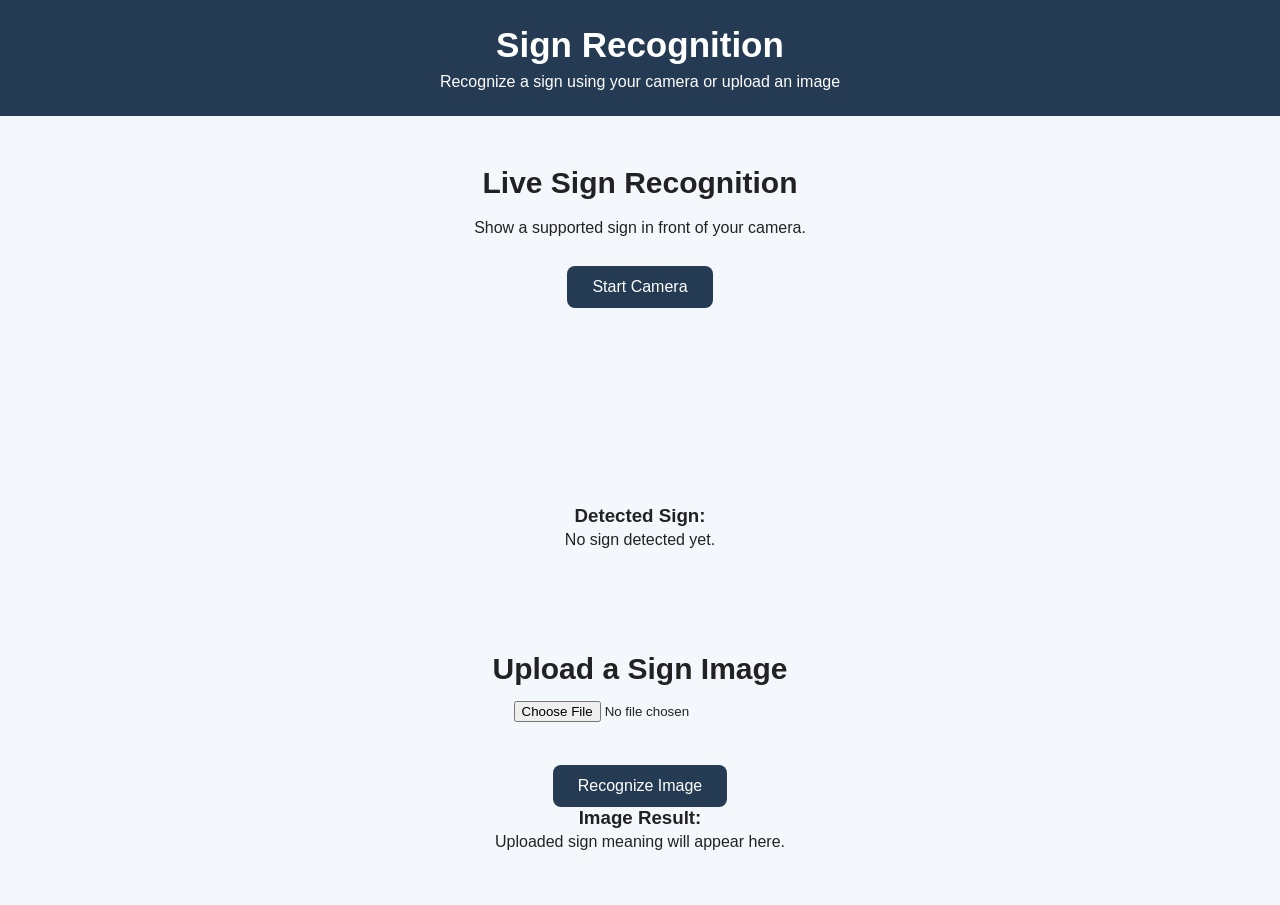
<file: frontend/pages/sign-recognition.html>
<!DOCTYPE html>
<html lang="en">

<head>
    <meta charset="UTF-8">
    <meta name="viewport" content="width=device-width, initial-scale=1.0">

    <title>Sign Recognition - SignBridge</title>

    <link rel="stylesheet" href="../style.css">
</head>

<body>

    <header>
        <h1>Sign Recognition</h1>
        <p>Recognize a sign using your camera or upload an image</p>
    </header>

    <main>

        <!-- Live Camera -->
        <section class="hero">

            <h2>Live Sign Recognition</h2>

            <p>
                Show a supported sign in front of your camera.
            </p>

            <button onclick="startCamera()">
                Start Camera
            </button>

            <br><br>

            <video
                id="camera"
                width="350"
                autoplay
                playsinline>
            </video>

            <h3>Detected Sign:</h3>

            <p id="result">
                No sign detected yet.
            </p>

        </section>


        <!-- Upload Image -->
        <section class="hero">

            <h2>Upload a Sign Image</h2>

            <input
                type="file"
                id="signImage"
                accept="image/*"
            >

            <br><br>

            <button onclick="recognizeUploadedImage()">
                Recognize Image
            </button>

            <h3>Image Result:</h3>

            <p id="uploadResult">
                Uploaded sign meaning will appear here.
            </p>

        </section>

    </main>

    <script src="../script.js"></script>

</body>

</html>
</file>
<file: frontend/style.css>
* {
    margin: 0;
    padding: 0;
    box-sizing: border-box;
}

body {
    font-family: Arial, sans-serif;
    background: #f4f7fb;
    color: #222;
}

header {
    background: #243b53;
    color: white;
    text-align: center;
    padding: 25px;
}

header h1 {
    font-size: 35px;
    margin-bottom: 8px;
}

.hero {
    text-align: center;
    padding: 50px 20px;
}

.hero h2 {
    font-size: 30px;
    margin-bottom: 15px;
}

.hero p {
    max-width: 650px;
    margin: auto;
    line-height: 1.6;
}

button {
    margin-top: 25px;
    padding: 12px 25px;
    border: none;
    border-radius: 8px;
    background: #243b53;
    color: white;
    font-size: 16px;
    cursor: pointer;
}

.features {
    display: flex;
    justify-content: center;
    flex-wrap: wrap;
    gap: 20px;
    padding: 30px;
}

.card {
    width: 250px;
    min-height: 180px;
    background: white;
    padding: 25px;
    border-radius: 12px;
    text-align: center;
    box-shadow: 0 4px 12px rgba(0,0,0,0.1);
}

.card h3 {
    margin-bottom: 15px;
}

.card p {
    margin-bottom: 20px;
    line-height: 1.5;
}

.card a {
    text-decoration: none;
    color: #243b53;
    font-weight: bold;
}

footer {
    text-align: center;
    padding: 20px;
    margin-top: 30px;
}
/* ================================
   SIGN DICTIONARY
================================ */

.dictionary-container {
    max-width: 1100px;
    margin: 40px auto;
    padding: 20px;
}

.dictionary-header {
    text-align: center;
    margin-bottom: 30px;
}

.dictionary-header h2 {
    font-size: 32px;
    margin-bottom: 10px;
}

.dictionary-header p {
    font-size: 17px;
}

.search-box {
    width: 100%;
    max-width: 500px;
    display: block;
    margin: 20px auto;
    padding: 14px 18px;
    border: 1px solid #ccc;
    border-radius: 12px;
    font-size: 16px;
    box-sizing: border-box;
}

.category-buttons {
    display: flex;
    justify-content: center;
    flex-wrap: wrap;
    gap: 10px;
    margin: 20px 0 35px;
}

.category-buttons button {
    padding: 10px 18px;
    border: none;
    border-radius: 20px;
    cursor: pointer;
}

.dictionary-grid {
    display: grid;
    grid-template-columns: repeat(auto-fit, minmax(220px, 1fr));
    gap: 22px;
}

.sign-card {
    background: white;
    border-radius: 16px;
    padding: 22px;
    text-align: center;
    box-shadow: 0 4px 15px rgba(0, 0, 0, 0.08);
    transition: transform 0.2s ease;
}

.sign-card:hover {
    transform: translateY(-5px);
}

.sign-image {
    width: 120px;
    height: 120px;
    margin: 0 auto 15px;
    border-radius: 12px;
    display: flex;
    align-items: center;
    justify-content: center;
    font-size: 45px;
    background: #f1f1f1;
}

.sign-card h3 {
    margin: 10px 0 5px;
}

.sign-card .marathi {
    font-size: 18px;
    margin-bottom: 15px;
}

.practice-btn {
    display: inline-block;
    padding: 10px 18px;
    text-decoration: none;
    border-radius: 10px;
}
/* =========================
   REAL SIGN GALLERY
   ========================= */

.gallery-container {
    max-width: 1200px;
    margin: 40px auto;
    padding: 20px;
}

.gallery-header {
    text-align: center;
    margin-bottom: 30px;
}

.gallery-header h2 {
    font-size: 30px;
    margin-bottom: 10px;
}

.gallery-header p {
    font-size: 16px;
    opacity: 0.8;
}

.real-sign-grid {
    display: grid;
    grid-template-columns: repeat(auto-fit, minmax(220px, 1fr));
    gap: 25px;
}

.real-sign-card {
    background: white;
    border-radius: 15px;
    padding: 18px;
    text-align: center;
    box-shadow: 0 4px 15px rgba(0, 0, 0, 0.1);
    transition: transform 0.2s ease;
}

.real-sign-card:hover {
    transform: translateY(-5px);
}

.real-sign-card img {
    width: 100%;
    height: 200px;
    object-fit: contain;
    border-radius: 10px;
    margin-bottom: 12px;
}

.real-sign-card h3 {
    margin: 8px 0 5px;
    font-size: 20px;
}

.real-sign-card .marathi {
    margin: 0;
    font-size: 17px;
}
/* SOS Emergency Section */
.sos-section {
    margin: 30px auto;
    padding: 25px;
    max-width: 1000px;
    text-align: center;
    background: #f5f8ff;
    border-radius: 16px;
}

.sos-section h2 {
    color: #b91c1c;
    margin-bottom: 10px;
}

.sos-section > p {
    color: #444;
    margin-bottom: 25px;
}

.sos-card {
    background: #ffffff;
    border: 1px solid #e2e8f0;
    border-radius: 12px;
    padding: 20px;
    margin: 15px auto;
    max-width: 650px;
    box-shadow: 0 3px 10px rgba(0, 0, 0, 0.06);
}

.sos-card h3 {
    color: #1e3a8a;
    margin-top: 0;
}

.sos-button {
    display: inline-block;
    background: #dc2626;
    color: #ffffff;
    padding: 11px 20px;
    margin: 8px;
    border: none;
    border-radius: 8px;
    font-size: 16px;
    text-decoration: none;
    cursor: pointer;
}

.sos-button:hover {
    background: #991b1b;
}

.sos-card textarea {
    display: block;
    box-sizing: border-box;
    width: 100%;
    max-width: 500px;
    margin: 12px auto;
    padding: 12px;
    border: 1px solid #cbd5e1;
    border-radius: 8px;
    font: inherit;
}

#locationStatus,
#locationLink,
#messageStatus {
    overflow-wrap: anywhere;
    margin-top: 12px;
}

#locationLink a {
    color: #1d4ed8;
    font-weight: bold;
}

@media (max-width: 600px) {
    .sos-section {
        margin: 15px 10px;
        padding: 15px;
    }

    .sos-card {
        padding: 15px;
    }

    .sos-button {
        max-width: 100%;
    }
}
/* Fix sign images on mobile and desktop */
.sign-card {
    min-width: 0;
    box-sizing: border-box;
}

.sign-image {
    width: 100%;
    height: 180px;
    display: flex;
    align-items: center;
    justify-content: center;
    overflow: hidden;
    border-radius: 10px;
}

.sign-image img {
    display: block;
    width: 100%;
    height: 100%;
    object-fit: contain;
    object-position: center;
}

@media (max-width: 600px) {
    .dictionary-grid {
        grid-template-columns: repeat(2, minmax(0, 1fr));
        gap: 12px;
    }

    .sign-card {
        padding: 12px;
    }

    .sign-image {
        height: 140px;
    }

    .sign-card h3 {
        font-size: 16px;
        overflow-wrap: anywhere;
    }

    .sign-card .marathi {
        overflow-wrap: anywhere;
    }

    .sign-card .practice-btn {
        display: inline-block;
        max-width: 100%;
        box-sizing: border-box;
    }
}

@media (max-width: 360px) {
    .dictionary-grid {
        grid-template-columns: 1fr;
    }

    .sign-image {
        height: 180px;
    }
}
/* Emergency page responsive layout */
body:has(.sos-section) .hero .dictionary-grid {
    display: grid;
    grid-template-columns: repeat(3, minmax(0, 1fr));
    gap: 20px;
    width: 100%;
}

body:has(.sos-section) .hero .sign-card {
    width: 100%;
    min-width: 0;
    padding: 18px;
}

body:has(.sos-section) .hero .sign-image {
    width: 100%;
    height: 190px;
    margin: 0 auto 15px;
    overflow: hidden;
    display: flex;
    align-items: center;
    justify-content: center;
}

body:has(.sos-section) .hero .sign-image img {
    width: 100%;
    height: 100%;
    object-fit: contain;
    display: block;
}

body:has(.sos-section) .sos-section {
    width: calc(100% - 32px);
    max-width: 1000px;
}

body:has(.sos-section) {
    overflow-x: hidden;
}

@media (max-width: 700px) {
    body:has(.sos-section) .hero {
        padding: 30px 14px;
    }

    body:has(.sos-section) .hero .dictionary-grid {
        grid-template-columns: repeat(2, minmax(0, 1fr));
        gap: 12px;
    }

    body:has(.sos-section) .hero .sign-card {
        padding: 12px;
    }

    body:has(.sos-section) .hero .sign-image {
        height: 145px;
    }

    body:has(.sos-section) .sos-section {
        padding: 18px;
    }
}

@media (max-width: 360px) {
    body:has(.sos-section) .hero .dictionary-grid {
        grid-template-columns: 1fr;
    }
}
/* Emergency page: responsive sign cards */
body:has(.sos-section) .dictionary-grid {
    grid-template-columns: repeat(3, minmax(0, 1fr));
    gap: 20px;
    width: 100%;
}

body:has(.sos-section) .dictionary-grid .sign-card {
    width: 100%;
    min-width: 0;
    padding: 16px;
}

body:has(.sos-section) .dictionary-grid .sign-image {
    width: 100%;
    height: 180px;
    margin: 0 auto 15px;
    padding: 5px;
    overflow: hidden;
    background: #f1f1f1;
}

body:has(.sos-section) .dictionary-grid .sign-image img {
    display: block;
    width: 100%;
    height: 100%;
    object-fit: contain;
    object-position: center;
}

body:has(.sos-section) .sos-section {
    width: calc(100% - 30px);
    max-width: 1000px;
    margin: 30px auto;
}

body:has(.sos-section) {
    overflow-x: hidden;
}

@media (max-width: 700px) {
    body:has(.sos-section) .hero {
        padding: 30px 15px;
    }

    body:has(.sos-section) .dictionary-grid {
        grid-template-columns: repeat(2, minmax(0, 1fr));
        gap: 12px;
    }

    body:has(.sos-section) .dictionary-grid .sign-image {
        height: 140px;
    }

    body:has(.sos-section) .sos-section {
        padding: 16px;
    }
}

@media (max-width: 360px) {
    body:has(.sos-section) .dictionary-grid {
        grid-template-columns: 1fr;
    }
}
</file>
